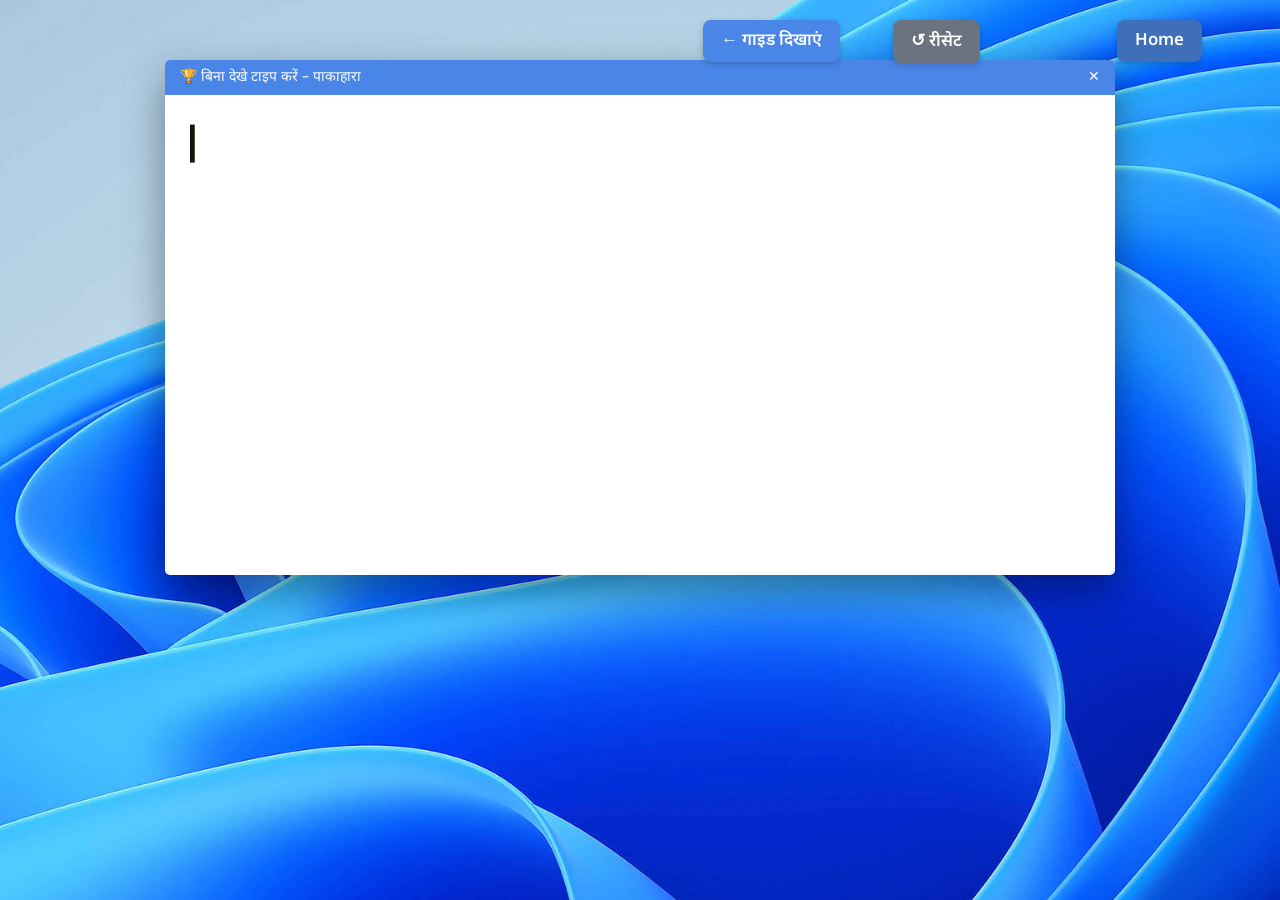
<file: challenge.html>
<!DOCTYPE html>
<html lang="hi">
<head>
<meta charset="utf-8" />
<meta name="viewport" content="width=device-width, initial-scale=1.0" />
<title>पाकाहारा · बिना देखे टाइप करें</title>
<link href="https://fonts.googleapis.com/css2?family=Noto+Sans+Devanagari:wght@400;700;900&display=swap" rel="stylesheet">
<style>
  body {
    background: url('images/windows.png') no-repeat center center fixed;
    background-size: cover;
    font-family: 'Noto Sans Devanagari', 'Segoe UI', sans-serif;
    display: flex; flex-direction: column; align-items: center;
    height: 100vh; margin: 0; overflow: hidden;
  }
  #notepad-container {
    width: 85%; max-width: 950px; margin-top: 60px;
    background: #fff; box-shadow: 0 15px 40px rgba(0,0,0,0.4);
    border-radius: 5px; overflow: hidden;
  }
  .title-bar {
    background: #4a86e8; color: white; padding: 8px 15px;
    font-size: 14px; display: flex; justify-content: space-between; align-items: center;
  }
  #editor {
    height: 480px; padding: 25px; font-size: 38px; border: none; outline: none;
    white-space: pre-wrap; overflow-y: auto; box-sizing: border-box;
    font-family: 'Noto Sans Devanagari', sans-serif; color: #1a1208; line-height: 1.4;
  }
  .cursor { color: #1a1208; font-weight: 100; animation: blink 1s step-end infinite; }
  .pending-space-dot { color: #9a9488; animation: none; }
  @keyframes blink { from, to { opacity: 0; } 50% { opacity: 1; } }

  .top-btn {
    position: fixed; top: 20px;
    padding: 10px 18px; font-size: 1.05em;
    font-family: 'Noto Sans Devanagari', sans-serif;
    font-weight: 600; color: #fff; border: none; border-radius: 8px;
    cursor: pointer; box-shadow: 0 2px 6px rgba(0,0,0,0.2); z-index: 9999;
  }
</style>
</head>
<body>

<button class="top-btn" style="right:78px; background:#3f6fb8;"
  onclick="location.href='index.html'">Home</button>

<button class="top-btn" style="right:300px; background:#6b7280;"
  onclick="resetEditor()">↺ रीसेट</button>

<button class="top-btn" style="right:440px; background:#4a86e8;"
  onclick="location.href='pc_demo_windows.html'">← गाइड दिखाएं</button>

<div id="notepad-container">
  <div class="title-bar">
    <span>🏆 बिना देखे टाइप करें – पाकाहारा</span>
    <span>✕</span>
  </div>
  <div id="editor" contenteditable="false"></div>
</div>

<script>
// ── 자음 그룹: 대표 자음 입력 직후 다음키를 누르면 그룹 내에서 순차 전환 ──
const consonantGroups = {
  'क': ['क','ख'],
  'ग': ['ग','घ'],
  'च': ['च','छ'],
  'ज': ['ज','झ'],
  'ट': ['ट','ठ'],
  'ड': ['ड','ढ'],
  'त': ['त','थ'],
  'द': ['द','ध'],
  'न': ['न','ण','ञ'],
  'प': ['प','फ'],
  'ब': ['ब','भ'],
  'म': ['म','ङ'],
  'र': ['र','ल','ळ'],
  'ह': ['ह','य','व'],
  'स': ['स','श','ष'],
};

// ── 물리 QWERTY 키 매핑 (pc_demo_devanagari.html과 동일) ──
const rowDefs = [
  [
    { key:'q', col:1, type:'consonant', root:'ब' },
    { key:'w', col:2, type:'consonant', root:'द' },
    { key:'e', col:3, type:'consonant', root:'त' },
    { key:'r', col:4, type:'consonant', root:'न' },
    { key:'t', col:5, type:'consonant', root:'च' },
    { key:'y', col:6, type:'empty' },
    { key:'u', col:7, type:'sign', chars:['ं','ँ'], indep:['ॐ'], id:'r0c0' },
    { key:'i', col:8, type:'sign', chars:['े','ै'], indep:['ए','ऐ'], id:'r0c1' },
    { key:'o', col:9, type:'sign', chars:['ो','ौ'], indep:['ओ','औ'], id:'r0c2' },
    { key:'p', col:10, type:'empty' },
  ],
  [
    { key:'a', col:1, type:'consonant', root:'प' },
    { key:'s', col:2, type:'consonant', root:'क' },
    { key:'d', col:3, type:'consonant', root:'ह' },
    { key:'f', col:4, type:'consonant', root:'र' },
    { key:'g', col:5, type:'consonant', root:'ड' },
    { key:'h', col:6, type:'empty' },
    { key:'j', col:7, type:'sign', chars:['ि'], indep:['इ'], id:'r1c0' },
    { key:'k', col:8, type:'next' },
    { key:'l', col:9, type:'sign', chars:['ा','ी','ः'], indep:['आ','ई'], id:'r1c2' },
  ],
  [
    { key:'z', col:1, type:'consonant', root:'ग' },
    { key:'x', col:2, type:'consonant', root:'ज' },
    { key:'c', col:3, type:'consonant', root:'स' },
    { key:'v', col:4, type:'consonant', root:'म' },
    { key:'b', col:5, type:'consonant', root:'ट' },
    { key:'n', col:6, type:'sign', chars:['्','़'], indep:['卐','卍'], id:'r2c0' },
    { key:'m', col:7, type:'sign', chars:['ु','ू','ृ'], indep:['उ','ऊ','ऋ'], id:'r2c1' },
  ],
];

const keyLookup = {};
rowDefs.forEach(row => row.forEach(def => { keyLookup[def.key] = def; }));

let state = {
  activeRoot: null, activeCharIdx: 0,
  lastSignKey: null, signTapIdx: 0,
  signIndepMode: false, independentMode: false,
};

const editor = document.getElementById('editor');
let rawText = '';
const getText = () => rawText;
// 맨 끝 공란은 독립모음이 뒤따르면 대체될 수 있는 미확정 상태라, 실제 공백 대신
// 회색 점을 깜빡여 보여준다(handleNext에서 실제로 대체됨).
const setText = t => {
  rawText = t;
  const pending = t.endsWith(' ');
  const body = pending ? t.slice(0, -1) : t;
  const esc = body.replace(/&/g,'&amp;').replace(/</g,'&lt;').replace(/>/g,'&gt;');
  const dot = pending ? `<span class="pending-space-dot">_</span>` : '';
  editor.innerHTML = esc + dot + `<span class="cursor">▏</span>`;
};
const appendText = c => setText(getText() + c);
const replaceLastChar = c => { const t = getText(); if (!t.length) return; setText(t.slice(0,-1)+c); };
const doBackspace = () => { const t = getText(); if (!t.length) return; setText(t.slice(0,-1)); };

function getRootOf(char) {
  for (const [root, arr] of Object.entries(consonantGroups)) if (arr.includes(char)) return root;
  return null;
}

// 독립모음 모드는 오직 스페이스바를 눌렀을 때만 진입한다
function independentActive() {
  if (state.independentMode) return true;
  return getText().endsWith(' ');
}

function handleConsonant(root) {
  appendText(root);
  state.activeRoot = root; state.activeCharIdx = 0;
  state.lastSignKey = null; state.signTapIdx = 0;
  state.independentMode = false;
}

function handleNext() {
  if (independentActive()) {
    if (state.lastSignKey === 'K' && state.signIndepMode) { return; }
    const t = getText();
    if (t.endsWith(' ')) setText(t.slice(0, -1));
    appendText('अ');
    state.independentMode = true;
    state.lastSignKey = 'K'; state.signTapIdx = 0; state.signIndepMode = true;
    state.activeRoot = null; state.activeCharIdx = 0;
    return;
  }
  if (!state.activeRoot) return;
  const arr = consonantGroups[state.activeRoot];
  const nextIdx = (state.activeCharIdx + 1) % arr.length;
  replaceLastChar(arr[nextIdx]);
  state.activeCharIdx = nextIdx;
  state.lastSignKey = null; state.signTapIdx = 0;
}

function handleVowelKey(def) {
  const isIndep = independentActive();
  // 독립모음 모드에서는 독립모음 한 바퀴를 다 돈 다음 의존모음 한 바퀴, 다시 독립모음 순으로 순환한다
  const chars = isIndep ? (def.indep ? def.indep.concat(def.chars) : def.chars) : def.chars;

  if (state.lastSignKey === def.id && state.signIndepMode === isIndep) {
    state.signTapIdx = (state.signTapIdx + 1) % chars.length;
    setText(getText().slice(0, -1) + chars[state.signTapIdx]);
  } else {
    if (isIndep) {
      const t = getText();
      if (t.endsWith(' ')) setText(t.slice(0, -1));
      appendText(chars[0]);
      state.independentMode = true;
    } else {
      appendText(chars[0]);
    }
    state.lastSignKey = def.id; state.signTapIdx = 0; state.signIndepMode = isIndep;
  }
  state.activeRoot = null; state.activeCharIdx = 0;
}

// PC는 물리 마침표(.) 키가 이미 있으므로, 그 물리 키 입력을 바로 여기로 연결한다.
// ।(1탭) - ॥(2탭) - ...(3탭)로 순서대로 입력되고, 그 뒤로는 점이 하나씩 계속 늘어난다(상한 없음).
function dandaSeq(idx) {
  if (idx === 0) return '।';
  if (idx === 1) return '॥';
  return '.'.repeat(idx + 1);
}

function handleDanda() {
  if (state.lastSignKey === 'DANDA') {
    const prev = dandaSeq(state.signTapIdx);
    const t = getText();
    setText(t.slice(0, -prev.length));
    state.signTapIdx += 1;
    appendText(dandaSeq(state.signTapIdx));
  } else {
    appendText(dandaSeq(0));
    state.lastSignKey = 'DANDA'; state.signTapIdx = 0; state.signIndepMode = false;
  }
  state.activeRoot = null; state.activeCharIdx = 0;
  state.independentMode = false;
}

function handleShiftLetter(ch) {
  appendText(ch);
  state.activeRoot = null; state.activeCharIdx = 0;
  state.lastSignKey = null; state.signTapIdx = 0;
  state.independentMode = false;
}

function handleBS() {
  doBackspace();
  state.lastSignKey = null; state.signTapIdx = 0; state.independentMode = false;
  const t = getText();
  const last = t.length ? t[t.length - 1] : null;
  const root = last ? getRootOf(last) : null;
  state.activeRoot = root;
  state.activeCharIdx = root ? consonantGroups[root].indexOf(last) : 0;
}

function handleSpace() {
  appendText(' ');
  state.activeRoot = null; state.activeCharIdx = 0;
  state.lastSignKey = null; state.signTapIdx = 0;
  state.independentMode = false;
}

function handleEnter() {
  appendText('\n');
  state.activeRoot = null; state.activeCharIdx = 0;
  state.lastSignKey = null; state.signTapIdx = 0;
  state.independentMode = false;
}

// ── 키보드 이벤트 ──────────────────────────────────────────
const ignoredKeys = new Set(['shift','control','alt','meta','capslock','tab','escape',
  'arrowleft','arrowright','arrowup','arrowdown',
  'f1','f2','f3','f4','f6','f7','f8','f9','f10','f11']);

window.addEventListener('keydown', (e) => {
  const raw = e.key;
  const k   = raw === ' ' ? ' ' : raw.toLowerCase();
  if (ignoredKeys.has(k)) return;
  if (k !== 'f5' && k !== 'f12') e.preventDefault();

  // Shift+알파벳 키는 한디어 모드를 우회하고 대문자 로마자를 그대로 입력한다
  if (e.shiftKey && !e.ctrlKey && !e.altKey && !e.metaKey && /^[a-z]$/.test(k)) {
    handleShiftLetter(raw);
    editor.scrollTop = editor.scrollHeight;
    return;
  }

  if (k === 'backspace') { handleBS(); editor.scrollTop = editor.scrollHeight; return; }
  if (k === 'enter')     { handleEnter(); editor.scrollTop = editor.scrollHeight; return; }
  if (k === ' ')         { handleSpace(); editor.scrollTop = editor.scrollHeight; return; }
  if (k === '.')         { handleDanda(); editor.scrollTop = editor.scrollHeight; return; }

  const def = keyLookup[k];
  if (!def || def.type === 'empty') return;

  if      (def.type === 'consonant') handleConsonant(def.root);
  else if (def.type === 'next')      handleNext();
  else if (def.type === 'sign')      handleVowelKey(def);

  editor.scrollTop = editor.scrollHeight;
});

function resetEditor() {
  setText('');
  state = { activeRoot:null, activeCharIdx:0, lastSignKey:null, signTapIdx:0, signIndepMode:false, independentMode:false };
}

setText('');
</script>
</body>
</html>
</file>
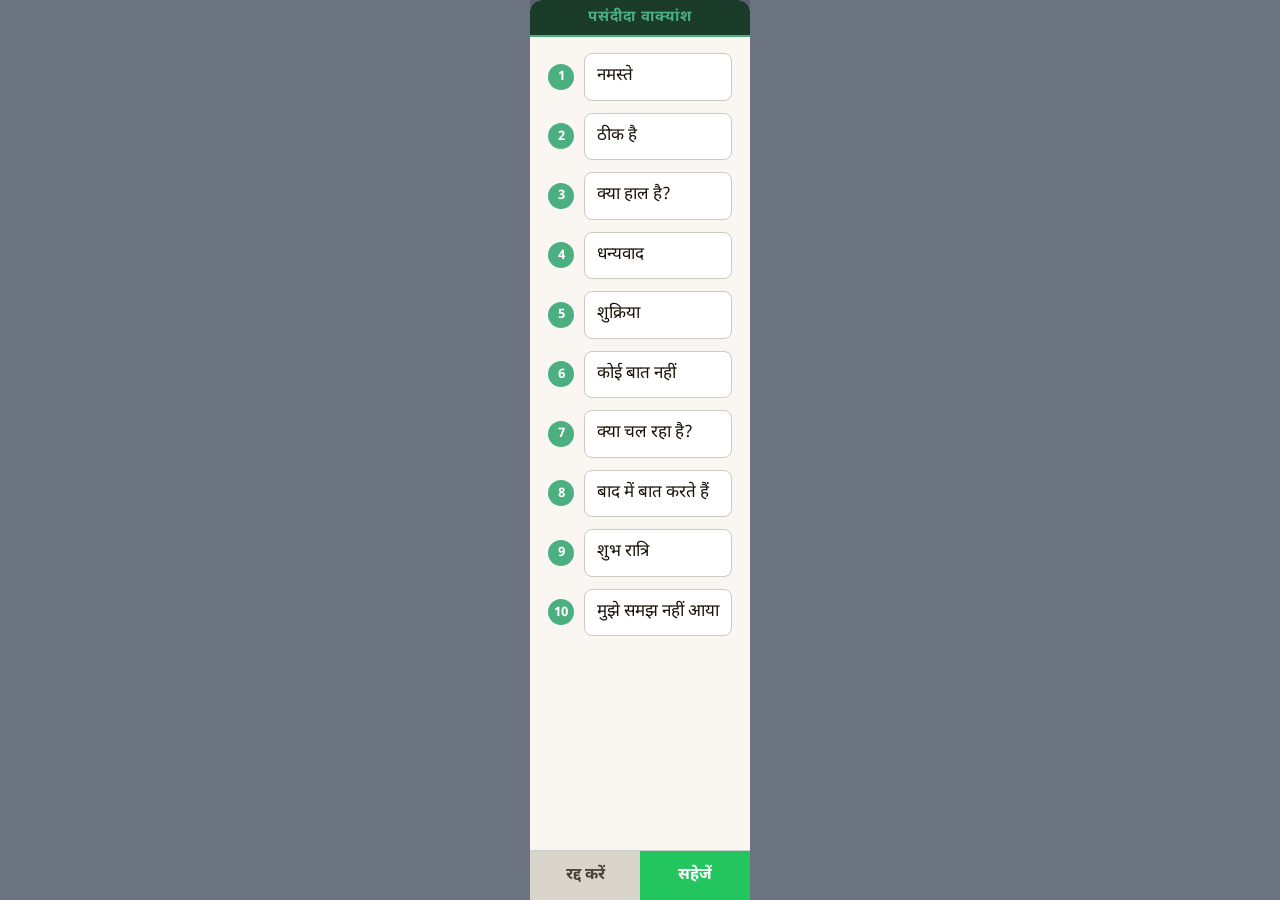
<file: fav_edit.html>
<!DOCTYPE html>
<html lang="hi">
<head>
<meta charset="utf-8" />
<meta name="viewport" content="width=device-width, initial-scale=1, maximum-scale=1, user-scalable=no, viewport-fit=cover" />
<link href="https://fonts.googleapis.com/css2?family=Noto+Sans+Devanagari:wght@400;700&display=swap" rel="stylesheet">
<link rel="stylesheet" href="keyboard.css">
<title>पसंदीदा वाक्यांश संपादित करें</title>
<style>
  #action-bar { justify-content: center; }

  #list { flex: 1; overflow-y: auto; padding: 16px 18px; background: #faf7f2; -webkit-overflow-scrolling: touch; }
  .fav-item { display: flex; align-items: center; gap: 10px; margin-bottom: 12px; }
  .fav-num {
    flex-shrink: 0; width: 26px; height: 26px; border-radius: 50%;
    background: #4caf80; color: #fff; font-weight: 700; font-size: 13px;
    display: flex; align-items: center; justify-content: center;
  }
  .fav-field {
    flex: 1; min-width: 0; font-size: 17px; line-height: 1.5;
    padding: 10px 12px; border: 1.5px solid #cfcabf; border-radius: 8px;
    background: #fff; color: #1a1208; cursor: text;
    white-space: pre-wrap; overflow-wrap: break-word; min-height: 1.5em;
  }
  .fav-field.active { border-color: #4caf80; box-shadow: 0 0 0 2px rgba(76,175,128,0.25); }

  #bottom-bar { display: flex; flex-shrink: 0; border-top: 1px solid #ccc; }
  #bottom-bar button {
    flex: 1; padding: 14px; font-size: 16px; font-weight: 700; border: none; cursor: pointer;
    font-family: 'Noto Sans Devanagari', sans-serif;
  }
  #btn-cancel { background: #d9d5cc; color: #4a4438; }
  #btn-save { background: #22c55e; color: #fff; }
</style>
</head>
<body>
<div id="phone-wrap">
  <div id="action-bar"><span class="title">पसंदीदा वाक्यांश</span></div>
  <div id="list"></div>
  <div id="keyboard-wrap" style="display:none;">
    <img id="kbd-image" src="images/keyboard.png" alt="keyboard" draggable="false" />
    <div id="kbd"></div>
    <div id="longpress-toast"></div>
    <div id="fav-overlay">
      <img id="fav-image" src="images/fav.png" alt="favorites" draggable="false" />
      <div id="fav-slots"></div>
    </div>
  </div>
  <div id="bottom-bar">
    <button id="btn-cancel" onclick="cancelEdit()">रद्द करें</button>
    <button id="btn-save" onclick="saveEdit()">सहेजें</button>
  </div>
</div>

<script src="keyboard.js"></script>
<script>
// 편집 중인 10개 문구의 작업용 사본. 저장을 눌러야 비로소 localStorage(FAV_STORAGE_KEY)에 반영된다.
let favTexts = loadFavorites();
let activeFieldIndex = null;

function fieldHtml(text, isActive) {
  const esc = text.replace(/&/g,'&amp;').replace(/</g,'&lt;').replace(/>/g,'&gt;');
  return esc + (isActive ? '<span class="cursor">▏</span>' : '');
}

function renderFields() {
  const list = document.getElementById('list');
  list.innerHTML = '';
  favTexts.forEach((text, i) => {
    const row = document.createElement('div');
    row.className = 'fav-item';

    const num = document.createElement('div');
    num.className = 'fav-num';
    num.textContent = i + 1;

    const field = document.createElement('div');
    field.className = 'fav-field' + (activeFieldIndex === i ? ' active' : '');
    field.id = 'fav-field-' + i;
    field.innerHTML = fieldHtml(text, activeFieldIndex === i);
    field.addEventListener('click', (e) => { e.stopPropagation(); activateField(i); });

    row.appendChild(num);
    row.appendChild(field);
    list.appendChild(row);
  });
}

// 칸을 탭하면 그 칸을 "커서가 있는 곳"으로 삼아 실측 자판을 그 위로 띄운다 —
// 진짜 키보드 앱처럼, 이 데모의 자판도 자기 영역 밖(입력창)에는 직접 글자를
// 그릴 수 없으니 getText/setText만 활성 칸으로 갈아 끼워서 연결한다.
function activateField(i) {
  // 이전에 활성 상태였던 칸은 클래스뿐 아니라 깜빡이던 커서 span도 지워서
  // 확정된 텍스트만 남긴다(안 지우면 칸을 옮겨도 이전 칸에 커서가 계속 남아있게 된다).
  if (activeFieldIndex !== null && activeFieldIndex !== i) {
    const prevField = document.getElementById('fav-field-' + activeFieldIndex);
    if (prevField) { prevField.classList.remove('active'); prevField.innerHTML = fieldHtml(favTexts[activeFieldIndex], false); }
  }
  activeFieldIndex = i;
  KB_setEditorAdapter({
    getText: () => favTexts[i],
    setText: (t) => {
      favTexts[i] = t;
      const field = document.getElementById('fav-field-' + i);
      if (field) field.innerHTML = fieldHtml(t, true);
    },
  });
  const field = document.getElementById('fav-field-' + i);
  if (field) { field.classList.add('active'); field.innerHTML = fieldHtml(favTexts[i], true); }
  document.getElementById('keyboard-wrap').style.display = '';
  render();
}

// 칸 바깥(제목표시줄, 리스트 여백)을 탭하면 자판을 접는다 — 실제 키보드의
// "바깥을 탭하면 닫힌다"는 동작과 같다.
function deactivateField() {
  if (activeFieldIndex === null) return;
  const field = document.getElementById('fav-field-' + activeFieldIndex);
  if (field) field.innerHTML = fieldHtml(favTexts[activeFieldIndex], false);
  activeFieldIndex = null;
  document.getElementById('keyboard-wrap').style.display = 'none';
}

renderFields();
document.getElementById('action-bar').addEventListener('click', deactivateField);
document.getElementById('list').addEventListener('click', (e) => {
  if (e.target.id === 'list') deactivateField();
});

function cancelEdit() {
  location.href = 'mobile_demo.html';
}

function saveEdit() {
  localStorage.setItem(FAV_STORAGE_KEY, JSON.stringify(favTexts));
  location.href = 'mobile_demo.html';
}
</script>
</body>
</html>
</file>
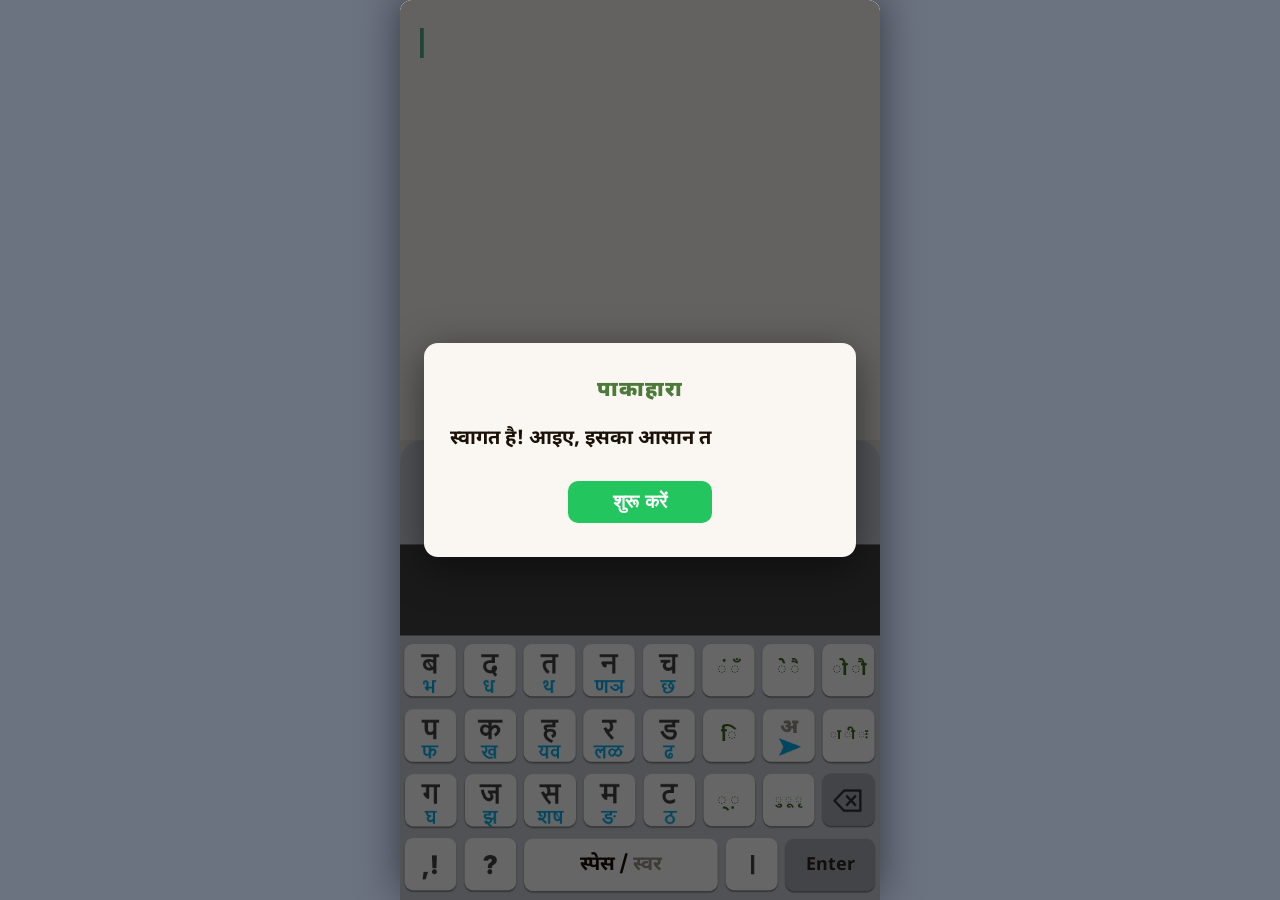
<file: mobile_demo.html>
<!DOCTYPE html>
<html lang="hi">
<head>
<meta charset="utf-8" />
<meta name="viewport" content="width=device-width, initial-scale=1, maximum-scale=1, user-scalable=no, viewport-fit=cover" />
<link href="https://fonts.googleapis.com/css2?family=Noto+Sans+Devanagari:wght@400;700&display=swap" rel="stylesheet">
<link rel="stylesheet" href="keyboard.css">
<style>
  #editor-wrap { position: relative; flex: 1; min-height: 0; }
  #editor {
    position: absolute; inset: 0; width: 100%; background: #faf7f2;
    padding: 16px 20px; font-size: 30px; line-height: 1.9;
    border: none; outline: none; overflow-y: auto;
    white-space: pre-wrap; color: #1a1208; overflow-wrap: break-word;
  }
</style>
</head>
<body>
<div id="phone-wrap">
<div id="action-bar">
  <span class="title">पाकाहारा</span>
  <button class="action-btn reset" onclick="resetAll()">↺ रीसेट</button>
</div>
<div id="editor-wrap">
  <div id="editor"></div>
</div>
<div id="tutorial-topbar">
  <img id="tutorial-topbar-image" src="images/tutorial.png" alt="" draggable="false" />
  <div id="tutorial-progress">
    <span class="seg"></span><span class="seg"></span><span class="seg"></span><span class="seg"></span><span class="seg"></span>
  </div>
  <div id="tutorial-demo-box"><span id="tutorial-demo-text"></span><span class="cursor">▏</span></div>
  <button id="tutorial-back-btn" aria-label="Back"></button>
  <div id="tutorial-banner"><div id="tutorial-text"></div></div>
</div>
<div id="keyboard-wrap">
  <img id="kbd-image" src="images/keyboard.png" alt="keyboard" draggable="false" />
  <div id="kbd"></div>
  <div id="key-bubble"></div>
  <div id="longpress-toast"></div>
  <div id="fav-overlay">
    <img id="fav-image" src="images/fav.png" alt="favorites" draggable="false" />
    <div id="fav-slots"></div>
  </div>
  <div id="tutorial-layer">
    <div id="tutorial-zone-arrow" class="hidden">
      <img id="tutorial-swipe-bg-arrow" src="images/swipe.png" alt="" draggable="false" />
      <div id="tutorial-thumb-wrap">
        <img id="tutorial-thumb-img" src="images/r-thumb.png" alt="" draggable="false" />
      </div>
    </div>
    <div id="tutorial-key-arrow" class="hidden"><span class="tip"></span></div>
  </div>
</div>
<div id="tutorial-intro-overlay">
  <div id="tutorial-intro-card">
    <div id="tutorial-intro-title">पाकाहारा</div>
    <div id="tutorial-intro-text"></div>
    <button id="tutorial-start-btn">शुरू करें</button>
  </div>
</div>
</div>

<script src="keyboard.js"></script>
<script src="tutorial.js"></script>
<script>
// 상용구 편집 화면(fav_edit.html)으로 넘어갔다가 취소/저장 후 돌아오면, 페이지가
// 처음부터 다시 로드되므로 편집 직전에 쓰고 있던 문장과 자판 모드가 그냥 날아간다.
// 떠나기 직전 상태를 세션에 스냅샷으로 남겨뒀다가, 돌아왔을 때 그 스냅샷이 있으면
// (도움말을 다시 띄우는 등의) 첫 실행 절차 대신 그 상태를 그대로 복원한다.
const RESUME_KEY = 'pakahara_resume_state';

function onBeforeOpenFavoriteEditor() {
  const snapshot = {
    text: getText(),
    state,
    numericMode, baseModeIsEnglish,
  };
  sessionStorage.setItem(RESUME_KEY, JSON.stringify(snapshot));
}

function restoreResumeState() {
  const raw = sessionStorage.getItem(RESUME_KEY);
  if (!raw) return false;
  sessionStorage.removeItem(RESUME_KEY);
  let snap;
  try { snap = JSON.parse(raw); } catch (e) { return false; }
  setText(snap.text || '');
  Object.assign(state, snap.state || {});
  numericMode = !!snap.numericMode;
  baseModeIsEnglish = !!snap.baseModeIsEnglish;
  updateKbdImage();
  render();
  return true;
}

if (!restoreResumeState()) {
  setText('');
  render();
  startTutorial();
}
</script>
</body>
</html>
</file>
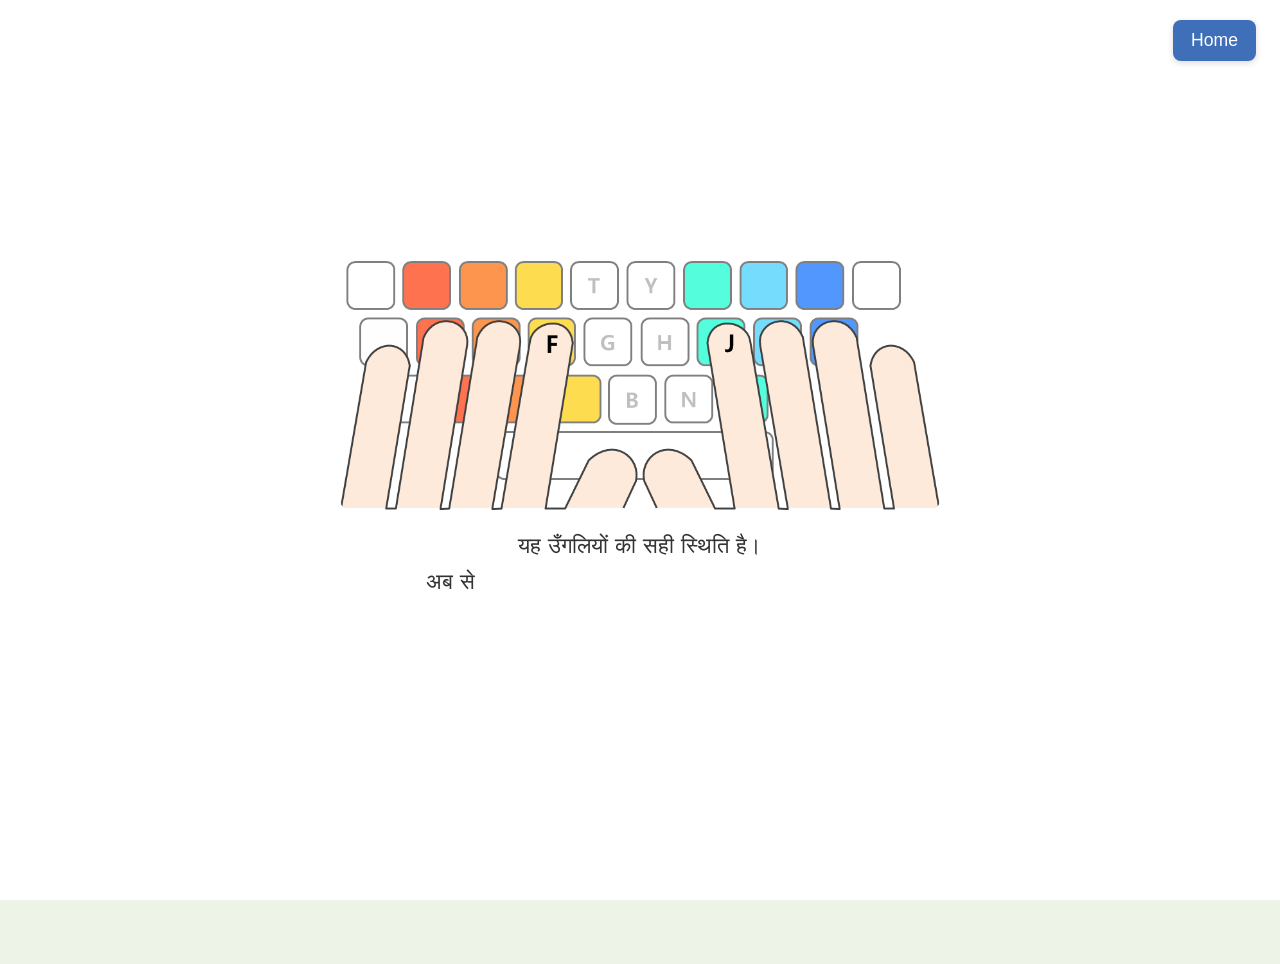
<file: mole.html>
<!doctype html>
<html lang="hi">
<head>
<meta charset="utf-8">
<meta name="viewport" content="width=device-width, initial-scale=1">
<title>Whack-a-Mole</title>
<style>
  html, body { height: 100%; margin: 0; }
  body {
    background: #eef3e8;
    font-family: 'Segoe UI', system-ui, -apple-system, Apple SD Gothic Neo, Noto Sans KR, Arial, sans-serif;
  }
  #homeBtn {
    position: fixed; top: 20px; right: 24px; z-index: 10000;
    padding: 10px 18px; font-size: 1.1em;
    background-color: #3f6fb8; color: #fff;
    border: none; border-radius: 8px; cursor: pointer;
    box-shadow: 0 2px 6px rgba(0,0,0,0.15);
  }
  .stage { position: relative; width: min(1000px, 96vw); margin: 64px auto; }
  #gameScreen { position: relative; width: 100%; display: none; }
  .bgImg { width: 100%; display: block; border-radius: 12px; box-shadow: 0 6px 20px rgba(0,0,0,.12); }
  .scoreVal {
    position: absolute; transform: translate(-50%, -50%);
    font-size: clamp(12px, 1.7vw, 24px); font-weight: 700; color: #6b5636;
    font-family: Arial, sans-serif;
  }
  #moleLayer { position: absolute; inset: 0; pointer-events: none; }
  .moleSprite { position: absolute; width: 9%; aspect-ratio: 1 / 1; }

  #slideOverlay, #successOverlay {
    position: fixed; inset: 0; display: none; align-items: center; justify-content: center;
    background: rgba(255,255,255,.97); z-index: 9999;
  }
  .slideCard { display: flex; flex-direction: column; align-items: center; width: min(720px, 90vw); padding: 24px; text-align: center; }
  #slideTitle { font-size: 30px; font-weight: 700; color: #333; margin-bottom: 10px; }
  #slideImg { max-width: min(600px, 90vw); height: auto; margin-bottom: 18px; border-radius: 10px; }
  #slideText { align-self: stretch; text-align: center; font-size: 22px; line-height: 1.6; color: #333; margin-bottom: 18px; }
  .spaceHint { font-size: 18px; font-weight: 700; color: #7aa; user-select: none; visibility: hidden; }
  .spaceHint.show { visibility: visible; animation: hintBlink 0.9s ease-in-out infinite; }
  @keyframes hintBlink { 0%, 100% { opacity: 1; } 50% { opacity: 0.3; } }
  #successOverlay .slideCard p { margin: 10px 0; font-size: 22px; color: #000; }
  #goDemoBtn {
    margin-top: 20px; padding: 10px 24px; font-size: 20px; border: none;
    border-radius: 8px; background: #48c; color: #fff; cursor: pointer;
  }
</style>
</head>
<body>
<button id="homeBtn">Home</button>

<div class="stage">
  <div id="gameScreen">
    <img class="bgImg" src="./images/bg_mole1.png" alt="">
    <div class="scoreVal" id="score-prog">0/30</div>
    <div class="scoreVal" id="score-whack">0</div>
    <div class="scoreVal" id="score-missed">0</div>
    <div class="scoreVal" id="score-swing">0</div>
    <div id="moleLayer"></div>
  </div>

  <div id="slideOverlay">
    <div class="slideCard">
      <div id="slideTitle"></div>
      <img id="slideImg" alt="">
      <div id="slideText"></div>
      <div class="spaceHint" id="spaceHint">अगला (स्पेसबार)</div>
    </div>
  </div>

  <div id="successOverlay">
    <div class="slideCard">
      <p style="font-weight:700;">बधाई हो!</p>
      <p>अब आप केवल स्क्रीन को देखकर अपनी पसंद की कुंजियाँ टाइप कर सकते हैं।<br>'पुष्टि करें' बटन दबाएं और परीक्षण शुरू करें।</p>
      <button id="goDemoBtn">पुष्टि करें</button>
    </div>
  </div>
</div>

<audio id="sndHammer" src="./images/mole/Hammer.wav" preload="auto"></audio>
<audio id="sndPong" src="./images/mole/Pong.wav" preload="auto"></audio>

<script src="./mole_game.js"></script>
</body>
</html>
</file>
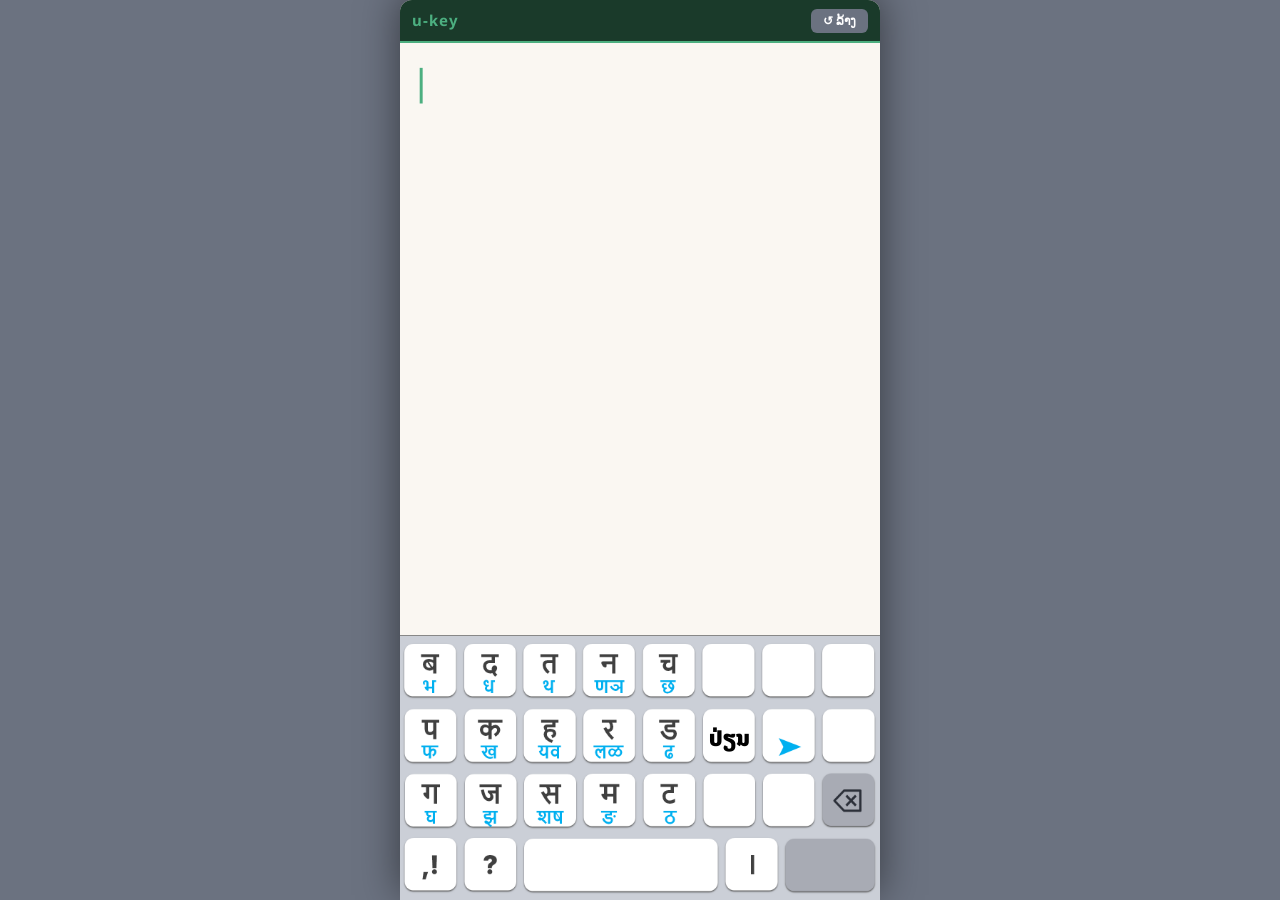
<file: num.html>
<!DOCTYPE html>
<html lang="lo">
<head>
<meta charset="utf-8" />
<meta name="viewport" content="width=device-width, initial-scale=1, maximum-scale=1, user-scalable=no, viewport-fit=cover" />
<link href="https://fonts.googleapis.com/css2?family=Noto+Sans+Lao:wght@400;700&display=swap" rel="stylesheet">
<style>
  * { box-sizing: border-box; margin: 0; padding: 0; }
  html, body {
    height: 100%; background: #6b7280;
    font-family: 'Noto Sans Lao', sans-serif;
    overflow: hidden;
    display: flex;
    justify-content: center;
    align-items: flex-end;
  }
  #phone-wrap {
    width: min(100%, 480px);
    height: 100%;
    max-height: 900px;
    display: flex;
    flex-direction: column;
    background: #e8e4dc;
    box-shadow: 0 -5px 40px rgba(0,0,0,0.5);
    border-radius: 12px 12px 0 0;
    position: relative;
    overflow: hidden;
  }
  #action-bar {
    display: flex; align-items: center; justify-content: space-between;
    padding: 8px 12px; background: #1a3a2a; border-bottom: 2px solid #4caf80;
  }
  #action-bar .title { color: #4caf80; font-size: 15px; font-weight: bold; letter-spacing: 1px; }
  .action-btn { padding: 5px 12px; border-radius: 6px; border: none; font-size: 12px; font-weight: 700; cursor: pointer; }
  .action-btn.reset { background: #6b7280; color: #fff; }

  #editor {
    flex: 1; width: 100%; background: #faf7f2;
    padding: 16px 20px; font-size: 30px; line-height: 1.8;
    border: none; outline: none; overflow-y: auto;
    white-space: pre-wrap; color: #1a1208; overflow-wrap: break-word;
  }
  .cursor { color: #4caf80; animation: blink 1s step-end infinite; font-weight: 100; }
  @keyframes blink { from, to { opacity: 0; } 50% { opacity: 1; } }

  #keyboard-wrap {
    position: relative;
    width: 100%;
    flex-shrink: 0;
    border-top: 1px solid #888;
    background: #b5b0a8;
  }
  #kbd-image { display: block; width: 100%; height: auto; user-select: none; -webkit-user-drag: none; }
  #kbd { position: absolute; top: 0; left: 0; right: 0; bottom: 0; }

  .kbd-btn {
    position: absolute;
    background: transparent;
    border: none;
    cursor: pointer;
    -webkit-tap-highlight-color: transparent;
    user-select: none;
    display: flex; align-items: center; justify-content: center;
    font-family: 'Noto Sans Lao', sans-serif;
    font-weight: bold;
    padding: 0;
  }
  .kbd-btn:active { opacity: 0.5; }

  /* 변환키: 후보 여러 개를 wrap해서 표시 */
  .kbd-next {
    font-weight: 900; flex-direction: row;
    flex-wrap: wrap; justify-content: center; align-items: center;
    gap: 2px; line-height: 1.1;
  }
  .kbd-next.hconj-active { color: #16a34a; }
  .kbd-next .next-item { font-size: clamp(11px, 4.5vw, 22px); line-height: 1; font-weight: 900; }

  .kbd-func, .kbd-space, .kbd-enter, .kbd-123 { font-size: 0; }
  .kbd-eng-char {
    font-size: clamp(12px, 4.5vw, 22px);
    color: #1a1208;
    font-weight: bold;
  }

  .kbd-space-label {
    position: absolute;
    pointer-events: none;
    display: flex; align-items: center; justify-content: center;
    font-family: 'Noto Sans Lao', sans-serif; font-weight: bold;
    font-size: clamp(13px, 3.8vw, 18px); color: #3b3228;
  }

</style>
</head>
<body>
<div id="phone-wrap">
<div id="action-bar">
  <span class="title">u-key</span>
  <button class="action-btn reset" onclick="resetAll()">↺ ລ້າງ</button>
</div>
<div id="editor"></div>
<div id="keyboard-wrap">
  <img id="kbd-image" src="images/keyboard.png" alt="keyboard" draggable="false" />
  <div id="kbd"></div>
</div>
</div>

<script>
const consonantRows = {
  'ຮ': ['ຮ','ຣ'],
  'ທ': ['ທ','ຫ'],
  'ບ': ['ບ','ປ'],
  'ງ': ['ງ','ຈ'],
  'ພ': ['ພ','ຜ','ຝ','ຟ'],
  'ວ': ['ວ','ລ'],
  'ນ': ['ນ','ມ'],
  'ດ': ['ດ','ຕ'],
  'ຂ': ['ຂ','ຊ'],
  'ຄ': ['ຄ','ຍ','ຢ'],
  'ອ': ['ອ','ສ'],
  'ກ': ['ກ','ຖ'],
};

const leftKeys = [
  ['ຮ','ທ','ບ','ງ'],
  ['ພ','ວ','ນ','ດ'],
  ['ຂ','ຄ','ອ','ກ'],
];

const rightKeys = [
  [
    { type:'sign', chars:['ີ','ິ','ຶ'] },
    { type:'sign', chars:['ັ','ົ','ື'] },
    { type:'sign', chars:['່','໋'] },
    { type:'sign', chars:['້','໊'] },
  ],
  [
    { type:'sign', chars:['ເ','ແ'], display:'ເ' },
    { type:'next' },
    { type:'sign', chars:['າ','ຳ'] },
    { type:'sign', chars:['ະ','ໍ'] },
  ],
  [
    { type:'sign', chars:['ໃ','ໄ','ໂ'] },
    { type:'sign', chars:['ຸ','ູ'] },
    { type:'repeat' },   // 3행 7열: ໆ / ຯ (마침표 대신)
    { type:'bs' },
  ],
];

const hConjSet = new Set(['ນ','ມ','ງ','ຍ','ລ','ວ','ຣ']);
const hConjMap = { 'ນ': 'ໜ', 'ມ': 'ໝ', 'ລ': 'ຫຼ' };

// ── 숫자 키보드 데이터 (Android NumericKeyboardData 동기화) ──────────────
const numericRows = [
  [
    { type:'num-cursor-right' },               // 1행 1열: →
    { type:'num-cycle', chars:['~','`'] },     // 1행 2열: ~ `
    { type:'num-cycle', chars:['@','*'] },     // 1행 3열: @ *
    { type:'num-cycle', chars:['#','$'] },     // 1행 4열: # $
    { type:'num-cycle', chars:['%','/'] },     // 1행 5열: % /
    { type:'num-single', char:'7' },
    { type:'num-single', char:'8' },
    { type:'num-single', char:'9' },
  ],
  [
    { type:'num-cycle', chars:['^','&'] },     // 2행 1열: ^ &
    { type:'num-cycle', chars:['(', ')'] },   // 2행 2열: ( )
    { type:'num-cycle', chars:['<','>'] },    // 2행 3열: < >
    { type:'num-cycle', chars:['-','_'] },    // 2행 4열: - _
    { type:'num-cycle', chars:['+','='] },    // 2행 5열: + =
    { type:'num-single', char:'4' },
    { type:'num-single', char:'5' },
    { type:'num-single', char:'6' },
  ],
  [
    { type:'num-cycle', chars:['[',']'] },
    { type:'num-cycle', chars:['{','}'] },
    { type:'num-cycle', chars:['|','\\'] },
    { type:'num-cycle', chars:[':',';'] },
    { type:'num-cycle', chars:["'",'"'] },
    { type:'num-single', char:'1' },
    { type:'num-single', char:'2' },
    { type:'num-single', char:'3' },
  ],
  [
    { type:'num-dismiss' },                    // 4행 1-2열: 닫기 (2칸)
    { type:'num-skip' },                       // 4행 2열: Dismiss 2번째 칸 더미
    { type:'num-single', char:',' },
    { type:'num-single', char:'.' },
    { type:'num-single', char:'!' },
    { type:'num-single', char:'?' },
    { type:'num-single', char:'0' },
    { type:'num-bs' },
  ],
];

let state = {
  activeRoot: null,
  activeCharIdx: 0,
  lastSignKey: null,
  signTapIdx: 0,
  hConjMode: false,
  hConjChar: null,
};

let numericMode = false;
let englishMode = false;
let lastNonNumericMode = false; // false=라오, true=영문
let engCapsLock = false;
let numLastKey = null;
let numTapIdx = 0;

const editor = document.getElementById('editor');
function getText() { return editor.dataset.text || ''; }
function setText(t) {
  editor.dataset.text = t;
  const esc = t.replace(/&/g,'&amp;').replace(/</g,'&lt;').replace(/>/g,'&gt;');
  editor.innerHTML = esc + `<span class="cursor">▏</span>`;
}
function appendText(c) { setText(getText() + c); }
function replaceLastChar(c) { const t=getText(); if(!t.length)return; setText(t.slice(0,-1)+c); }
function backspace() { const t=getText(); if(!t.length)return; setText(t.slice(0,-1)); }
function getRoot(char) {
  for(const [root,arr] of Object.entries(consonantRows)) if(arr.includes(char)) return root;
  return null;
}

// 변환키에 표시할 후보 목록 (Android nextKeyAllLabels 동기화)
function getNextKeyLabels() {
  if (state.hConjChar) {
    const root = getRoot(state.hConjChar);
    if (!root) return ['ປ່ຽນ'];
    const arr = consonantRows[root];
    return [arr[(arr.indexOf(state.hConjChar) + 1) % arr.length]];
  }
  if (state.hConjMode) return ['+'];
  if (state.activeRoot) {
    const arr = consonantRows[state.activeRoot];
    if (state.activeRoot === 'ທ') {
      return [state.activeCharIdx === 0 ? 'ຫ' : state.activeCharIdx === 1 ? 'ຫ+' : '+'];
    }
    return arr.slice(1); // 비기본 후보 전체
  }
  return ['ປ່ຽນ'];
}

function handleConsonant(root) {
  const arr = consonantRows[root];
  const char = arr[0];
  if (state.hConjMode) {
    const tc = getText(); if (tc.endsWith('+')) setText(tc.slice(0,-1));
    backspace(); // ຫ 지우기
    if (hConjSet.has(char)) {
      const conjChar = hConjMap[char] || ('ຫ' + char);
      appendText(conjChar);
      state.hConjChar = char;
    } else {
      appendText(char);
      state.hConjChar = null;
    }
    state.hConjMode = false;
    state.activeRoot = null;
    state.activeCharIdx = 0;
    state.lastSignKey = null; state.signTapIdx = 0;
    render(); return;
  }
  appendText(char);
  state.activeRoot = root; state.activeCharIdx = 0;
  state.lastSignKey = null; state.signTapIdx = 0;
  state.hConjMode = false; state.hConjChar = null;
  render();
}

function handleNext() {
  if (state.hConjChar) {
    const conjRoot = getRoot(state.hConjChar);
    if (conjRoot) {
      const arr = consonantRows[conjRoot];
      const curIdx = arr.indexOf(state.hConjChar);
      const nextIdx = (curIdx + 1) % arr.length;
      const nextChar = arr[nextIdx];
      const currentConj = hConjMap[state.hConjChar] || ('ຫ' + state.hConjChar);
      const t = getText();
      setText(t.slice(0, -currentConj.length));
      const newConj = hConjMap[nextChar] || ('ຫ' + nextChar);
      appendText(newConj);
      state.hConjChar = nextChar;
      state.lastSignKey = null; state.signTapIdx = 0;
      render(); return;
    }
  }

  if (!state.activeRoot) return;
  const arr = consonantRows[state.activeRoot];
  if (state.activeRoot === 'ທ') {
    if (state.activeCharIdx === 0) { replaceLastChar('ຫ'); state.activeCharIdx = 1; state.hConjMode = false; }
    else if (state.activeCharIdx === 1) { state.hConjMode = true; state.activeCharIdx = 2; appendText('+'); }
    else { const t2 = getText(); if (t2.endsWith('+')) setText(t2.slice(0,-1)); replaceLastChar('ທ'); state.hConjMode = false; state.activeCharIdx = 0; }
    state.lastSignKey = null; state.signTapIdx = 0;
    render(); return;
  }
  const nextIdx = (state.activeCharIdx + 1) % arr.length;
  replaceLastChar(arr[nextIdx]);
  state.activeCharIdx = nextIdx;
  state.lastSignKey = null; state.signTapIdx = 0;
  render();
}

function handleSign(keyId, chars) {
  if (state.lastSignKey === keyId) {
    state.signTapIdx = (state.signTapIdx + 1) % chars.length;
    const t = getText(); setText(t.slice(0,-1) + chars[state.signTapIdx]);
  } else {
    state.lastSignKey = keyId; state.signTapIdx = 0;
    appendText(chars[0]);
  }
  state.activeRoot = null; state.activeCharIdx = 0;
  render();
}

function handleRepeat() {
  const chars = ['ໆ','ຯ'];
  const keyId = 'repeat';
  if (state.lastSignKey === keyId) {
    state.signTapIdx = (state.signTapIdx + 1) % chars.length;
    const t = getText(); setText(t.slice(0,-1) + chars[state.signTapIdx]);
  } else {
    state.lastSignKey = keyId; state.signTapIdx = 0;
    appendText(chars[0]);
  }
  state.activeRoot = null; state.activeCharIdx = 0;
  render();
}

function handleBS() {
  const tb = getText(); if (state.hConjMode && tb.endsWith('+')) setText(tb.slice(0,-1));
  backspace();
  state.lastSignKey = null; state.signTapIdx = 0; state.hConjMode = false;
  const t = getText();
  const last = t.length ? t[t.length-1] : null;
  const root = last ? getRoot(last) : null;
  state.activeRoot = root;
  state.activeCharIdx = root ? consonantRows[root].indexOf(last) : 0;
  render();
}

// ── 숫자 키보드 핸들러 ────────────────────────────────────────────────────
function handleNumSingle(char) {
  numLastKey = null; numTapIdx = 0;
  appendText(char);
}

function handleNumCycle(keyId, chars) {
  if (numLastKey === keyId) {
    numTapIdx = (numTapIdx + 1) % chars.length;
    backspace();
    appendText(chars[numTapIdx]);
  } else {
    numLastKey = keyId; numTapIdx = 0;
    appendText(chars[0]);
  }
}

function handleNumBS() {
  numLastKey = null; numTapIdx = 0;
  backspace();
}

function handleNumCursorRight() {
  // 현재 입력 확정 (멀티탭 상태 리셋)
  numLastKey = null; numTapIdx = 0;
}

function handleNumDismiss() {
  numericMode = false;
  numLastKey = null; numTapIdx = 0;
  if (lastNonNumericMode) {
    englishMode = true; engCapsLock = false;
    document.getElementById('kbd-image').src = 'images/keyboard_eng.png';
  } else {
    englishMode = false;
    document.getElementById('kbd-image').src = 'images/keyboard.png';
  }
  render();
}

// 라오 부호 결합 여부 판별
function isDiacritic(c) {
  const cp = c.codePointAt(0);
  return (cp >= 0x0EB4 && cp <= 0x0EB9) || cp === 0x0EB1 || cp === 0x0EBB ||
         cp === 0x0EBC || (cp >= 0x0EC8 && cp <= 0x0ECD) || cp === 0x0EC6;
}

// ── 좌표 ──────────────────────────────────────────────────────────────────
// 이미지: 2000×1056
const KEY_COLS = [1.05, 13.50, 25.90, 38.30, 50.65, 63.15, 75.55, 88.05];
const KEY_ROWS = [3.03, 28.50, 51.80];
const KEY_W = 10.80, KEY_H = 20.00;
const BOT_Y = 76.89, BOT_H = 19.89;

function makeBtn(cls, style, onClick) {
  const b = document.createElement('button');
  b.className = 'kbd-btn ' + cls;
  Object.assign(b.style, style);
  if (onClick) b.addEventListener('pointerdown', (e) => { e.preventDefault(); onClick(); });
  return b;
}

function render() {
  if (numericMode) { renderNumeric(); return; }
  if (englishMode) { renderEnglish(); return; }
  renderLao();
}

function renderLao() {
  const kbd = document.getElementById('kbd');
  kbd.innerHTML = '';

  for (let row = 0; row < 3; row++) {
    // 좌측 4열: 자음 (항상 대표자음 고정 표시)
    for (let col = 0; col < 4; col++) {
      const root = leftKeys[row][col];
      const arr = consonantRows[root];

      kbd.appendChild(makeBtn('kbd-func', {
        left: KEY_COLS[col]+'%', top: KEY_ROWS[row]+'%',
        width: KEY_W+'%', height: KEY_H+'%'
      }, () => handleConsonant(root)));
    }

    // 우측 4열
    for (let col = 0; col < 4; col++) {
      const rk = rightKeys[row][col];
      const imgCol = col + 4;
      const style = { left:KEY_COLS[imgCol]+'%', top:KEY_ROWS[row]+'%', width:KEY_W+'%', height:KEY_H+'%' };

      if (rk.type === 'next') {
        // 변환키: 후보 전체 표시
        const labels = getNextKeyLabels();
        const isHConj = state.hConjMode || !!state.hConjChar;
        const b = makeBtn('kbd-next'+(isHConj?' hconj-active':''), style, () => handleNext());
        labels.forEach(label => {
          const sp = document.createElement('span');
          sp.className = 'next-item';
          sp.textContent = label;
          b.appendChild(sp);
        });
        kbd.appendChild(b);

      } else if (rk.type === 'bs') {
        kbd.appendChild(makeBtn('kbd-func', style, handleBS));

      } else if (rk.type === 'repeat') {
        kbd.appendChild(makeBtn('kbd-func', style, handleRepeat));

      } else if (rk.type === 'sign') {
        kbd.appendChild(makeBtn('kbd-func', style, () => handleSign(`r${row}c${col}`, rk.chars)));
      }
    }
  }

  // ── 바텀바: n/A | 123 | 스페이스 | 엔터 ─────────────────────────────────
  // n/A (0~15.25%)
  kbd.appendChild(makeBtn('kbd-func', {
    left:'0%', top:BOT_Y+'%', width:'15.25%', height:BOT_H+'%'
  }, () => {
    englishMode = true; lastNonNumericMode = false; engCapsLock = false;
    state.activeRoot = null; state.activeCharIdx = 0; state.lastSignKey = null; state.signTapIdx = 0; state.hConjMode = false;
    document.getElementById('kbd-image').src = 'images/keyboard_eng.png';
    render();
  }));

  // 123 (15.25%~30.15%)
  kbd.appendChild(makeBtn('kbd-123', {
    left:'15.25%', top:BOT_Y+'%', width:'14.90%', height:BOT_H+'%'
  }, () => {
    lastNonNumericMode = false;
    numericMode = true;
    numLastKey = null; numTapIdx = 0;
    state.activeRoot = null; state.activeCharIdx = 0; state.lastSignKey = null; state.signTapIdx = 0; state.hConjMode = false;
    document.getElementById('kbd-image').src = 'images/bg_numeric_keyboard.png';
    render();
  }));

  // 스페이스 (30.15%~77.60%)
  kbd.appendChild(makeBtn('kbd-space', {
    left:'30.15%', top:BOT_Y+'%', width:'47.45%', height:BOT_H+'%'
  }, () => {
    appendText(' ');
    state.activeRoot=null; state.activeCharIdx=0;
    state.lastSignKey=null; state.hConjMode=false; render();
  }));
  const lbl = document.createElement('div');
  lbl.className = 'kbd-space-label';
  lbl.style.cssText = `left:30.15%;top:${BOT_Y}%;width:47.45%;height:${BOT_H}%;`;
  kbd.appendChild(lbl);

  // 엔터 (77.60%~100%)
  kbd.appendChild(makeBtn('kbd-enter', {
    left:'77.60%', top:BOT_Y+'%', width:'22.40%', height:BOT_H+'%'
  }, () => { appendText('\n'); render(); }));
}

function renderEnglish() {
  const kbd = document.getElementById('kbd');
  kbd.innerHTML = '';

  const kw = 9.90, kh = 22.5;
  const r1Y = 1.5, r2Y = 26.5, r3Y = 51.5;

  // Row 1: Q W E R T Y U I O P
  const row1 = ['Q','W','E','R','T','Y','U','I','O','P'];
  row1.forEach((ch, i) => {
    const label = engCapsLock ? ch : ch.toLowerCase();
    const b = makeBtn('kbd-eng-char', {
      left: (0.44 + i * kw) + '%', top: r1Y + '%', width: kw + '%', height: kh + '%'
    }, () => { appendText(label); });
    b.textContent = label;
    kbd.appendChild(b);
  });

  // Row 2: A S D F G H J K L
  const row2 = ['A','S','D','F','G','H','J','K','L'];
  row2.forEach((ch, i) => {
    const label = engCapsLock ? ch : ch.toLowerCase();
    const b = makeBtn('kbd-eng-char', {
      left: (5.45 + i * kw) + '%', top: r2Y + '%', width: kw + '%', height: kh + '%'
    }, () => { appendText(label); });
    b.textContent = label;
    kbd.appendChild(b);
  });

  // Row 3: Shift + Z X C V B N M + BS
  kbd.appendChild(makeBtn('kbd-func', {
    left: '0%', top: r3Y + '%', width: '15.23%', height: kh + '%'
  }, () => { engCapsLock = !engCapsLock; render(); }));

  const row3 = ['Z','X','C','V','B','N','M'];
  row3.forEach((ch, i) => {
    const label = engCapsLock ? ch : ch.toLowerCase();
    const b = makeBtn('kbd-eng-char', {
      left: (15.23 + i * kw) + '%', top: r3Y + '%', width: kw + '%', height: kh + '%'
    }, () => { appendText(label); });
    b.textContent = label;
    kbd.appendChild(b);
  });

  kbd.appendChild(makeBtn('kbd-func', {
    left: '84.53%', top: r3Y + '%', width: '15.47%', height: kh + '%'
  }, handleBS));

  // 바텀바: n/A(라오복귀) | 123 | 스페이스 | 엔터
  kbd.appendChild(makeBtn('kbd-func', {
    left: '0%', top: BOT_Y + '%', width: '15.25%', height: BOT_H + '%'
  }, () => {
    englishMode = false; engCapsLock = false;
    document.getElementById('kbd-image').src = 'images/keyboard.png';
    render();
  }));

  kbd.appendChild(makeBtn('kbd-123', {
    left: '15.25%', top: BOT_Y + '%', width: '14.90%', height: BOT_H + '%'
  }, () => {
    lastNonNumericMode = true;
    numericMode = true;
    numLastKey = null; numTapIdx = 0;
    document.getElementById('kbd-image').src = 'images/bg_numeric_keyboard.png';
    render();
  }));

  kbd.appendChild(makeBtn('kbd-space', {
    left: '30.15%', top: BOT_Y + '%', width: '47.45%', height: BOT_H + '%'
  }, () => { appendText(' '); render(); }));
  const lbl = document.createElement('div');
  lbl.className = 'kbd-space-label';
  lbl.style.cssText = `left:30.15%;top:${BOT_Y}%;width:47.45%;height:${BOT_H}%;`;
  kbd.appendChild(lbl);

  kbd.appendChild(makeBtn('kbd-enter', {
    left: '77.60%', top: BOT_Y + '%', width: '22.40%', height: BOT_H + '%'
  }, () => { appendText('\n'); render(); }));
}

function renderNumeric() {
  const kbd = document.getElementById('kbd');
  kbd.innerHTML = '';

  const handlers = {
    'num-dismiss':      () => handleNumDismiss(),
    'num-single':       (k) => () => handleNumSingle(k.char),
    'num-cycle':        (k, id) => () => handleNumCycle(id, k.chars),
    'num-bs':           () => handleNumBS(),
    'num-cursor-right': () => handleNumCursorRight(),
  };

  for (let r = 0; r < 4; r++) {
    const isBot = (r === 3);
    const rowTop = isBot ? BOT_Y : KEY_ROWS[r];
    const rowH   = isBot ? BOT_H : KEY_H;

    for (let c = 0; c < 8; c++) {
      const key = numericRows[r][c];
      if (key.type === 'num-skip') continue;

      const keyId = `n${r}c${c}`;
      const keyW = (key.type === 'num-dismiss')
        ? (KEY_COLS[c + 1] + KEY_W - KEY_COLS[c]) + '%'  // 2칸 너비: 다음 칸 끝까지
        : KEY_W + '%';
      const style = { left:KEY_COLS[c]+'%', top:rowTop+'%', width:keyW, height:rowH+'%' };
      const action = (key.type === 'num-single') ? handlers['num-single'](key)
                   : (key.type === 'num-cycle')  ? handlers['num-cycle'](key, keyId)
                   : handlers[key.type];
      kbd.appendChild(makeBtn('kbd-func', style, action));
    }
  }
}

function resetAll() {
  setText('');
  state = { activeRoot:null, activeCharIdx:0, lastSignKey:null, signTapIdx:0, hConjMode:false, hConjChar:null };
  numericMode = false; englishMode = false; lastNonNumericMode = false; engCapsLock = false;
  numLastKey = null; numTapIdx = 0;
  document.getElementById('kbd-image').src = 'images/keyboard.png';
  render();
}

setText('');
render();
</script>
</body>
</html>
</file>
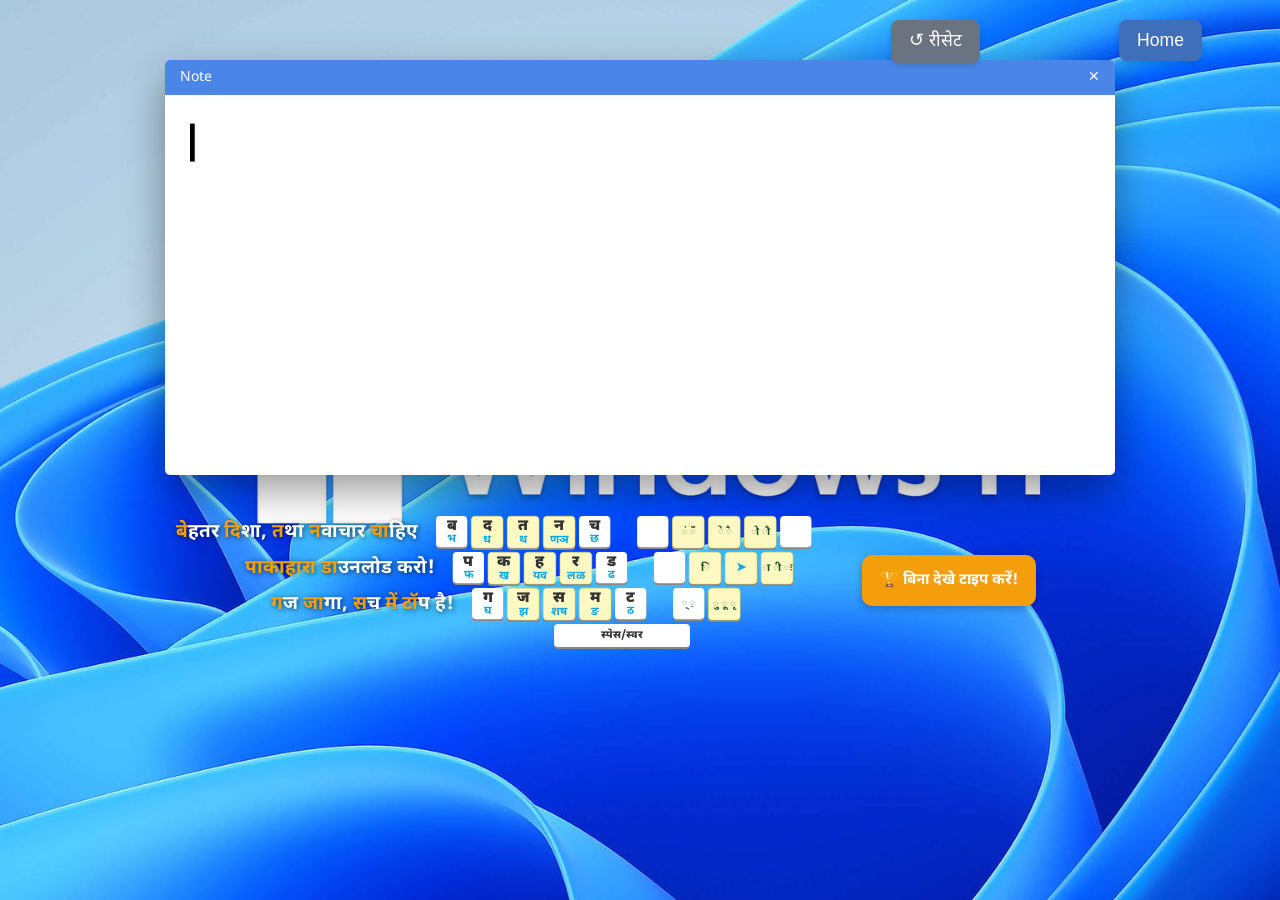
<file: pc_demo_windows.html>
<!DOCTYPE html>
<html lang="hi">
<head>
<meta charset="utf-8" />
<meta name="viewport" content="width=device-width, initial-scale=1.0" />
<title>पाकाहारा PC Demo</title>
<link href="https://fonts.googleapis.com/css2?family=Noto+Sans+Devanagari:wght@400;700;900&display=swap" rel="stylesheet">
<style>
  body {
    background: url('images/windows.png') no-repeat center center fixed;
    background-size: cover;
    font-family: 'Noto Sans Devanagari', 'Segoe UI', sans-serif;
    display: flex; flex-direction: column; align-items: center;
    height: 100vh; margin: 0; overflow: hidden;
  }
  #notepad-container {
    width: 85%; max-width: 950px; margin-top: 60px;
    background: #fff; box-shadow: 0 15px 40px rgba(0,0,0,0.4);
    border-radius: 5px; overflow: hidden;
  }
  .title-bar {
    background: #4a86e8; color: white; padding: 8px 15px;
    font-size: 14px; display: flex; justify-content: space-between;
  }
  #editor {
    height: 380px; padding: 25px; font-size: 38px; border: none; outline: none;
    white-space: pre-wrap; overflow-y: auto; box-sizing: border-box;
    position: relative; font-family: 'Noto Sans Devanagari', sans-serif;
  }
  .cursor { color: #000; font-weight: 100; animation: blink 1s step-end infinite; }
  @keyframes blink {
    from, to { opacity: 0; }
    50% { opacity: 1; }
  }

  .kbd-area {
    margin-top: 40px;
    display: flex;
    align-items: center;
    justify-content: center;
    gap: 18px;
  }
  .baby-guide-container {
    display: flex;
    align-items: center;
    justify-content: center;
    background: none;
    padding: 0;
    backdrop-filter: none;
    border: none;
    position: relative;
    /* keyboard-pc는 scale()로 축소되지만 레이아웃 박스는 원본(850px) 크기라
       실제 보이는 크기(408x131, 스페이스바 행 포함)로 고정해서 옆 요소들이 붙게 만든다 */
    width: 408px;
    height: 131px;
    flex-shrink: 0;
  }
  .challenge-btn {
    flex-shrink: 0;
    padding: 14px 18px;
    background: #f59e0b;
    color: #fff;
    border: none;
    border-radius: 10px;
    cursor: pointer;
    font-family: 'Noto Sans Devanagari', sans-serif;
    font-size: 0.95em;
    font-weight: 700;
    box-shadow: 0 2px 8px rgba(0,0,0,0.25);
    white-space: nowrap;
    line-height: 1.5;
    text-align: center;
  }
  .challenge-btn:hover { background: #d97706; }
  .mnemonic-text {
    flex-shrink: 0;
    position: relative;
    width: 220px;
    height: 105px;
    color: #fff;
    font-family: 'Noto Sans Devanagari', sans-serif;
    font-weight: 700;
    font-size: 19px;
    text-align: right;
    text-shadow: 1px 1px 5px rgba(0,0,0,0.65);
    white-space: nowrap;
  }
  .mnemonic-text .hl { color: #f59e0b; }
  /* 각 줄의 top/right는 JS에서 옆 키맵의 해당 행(계단식 위치)에 맞춰 계산한다 */
  .mnemonic-text p { margin: 0; position: absolute; right: 0; white-space: nowrap; transform: translateY(-50%); }
  .keyboard-pc {
    transform: scale(0.48);
    transform-origin: center;
    display: flex;
    flex-direction: column;
    gap: 8px;
    width: 850px;
    flex-shrink: 0;
    margin-left: 0px;
    margin-top: -70px;
    align-self: flex-start;
  }
  .kb-row { display: flex; gap: 8px; width: 100%; }
  #row2 { padding-left: 35px; }
  #row3 { padding-left: 75px; }

  .key {
    width: 65px; height: 65px; background: #fff; border-radius: 8px;
    display: flex; flex-direction: column; justify-content: center; align-items: center;
    font-size: 24px; font-weight: 800; box-shadow: 0 4px 0 #888;
    color: #333; position: relative;
    font-family: 'Noto Sans Devanagari', sans-serif;
  }
  /* 중앙 간격을 위한 투명한 칸 */
  .spacer { width: 40px; height: 65px; }

  /* 모음·부호(다음키 포함) 존은 노란색으로 자음 존과 구분 */
  .key.blue-zone {
    background-color: #fef9c3 !important;
    border: 1px solid #fde047;
  }
  .key.multi {
    font-size: 22px !important; font-weight: 900;
    white-space: nowrap;
  }
  .key.active { transform: translateY(4px); box-shadow: none; background: #eef2ff !important; }

  .key.next-key { color: #0ea5e9; font-weight: 900; font-size: 26px; }
  .key.next-key.active-group { background-color: #d1fae5 !important; border: 1px solid #16a34a; color: #00b0f0; }
  .key.next-key.independent { background-color: #dbeafe !important; border: 1px solid #1a6bb8; color: #404040; }
  .key.sign-color { color: #1a5228; font-weight: 700; font-size: 26px; }
  .key.sign-color.independent { color: #404040; }

  #row4 { justify-content: center; }
  .key.space-key { width: 33.333%; height: 48px; font-size: 22px; font-weight: 800; color: #333; margin-right: 75px;}

  .key .main-char { font-size: 32px; font-weight: 900; line-height: 1; font-family: 'Noto Sans Devanagari', sans-serif; }
  .key .sub-chars { font-size: 24px; color: #0ea5e9; line-height: 1; font-family: 'Noto Sans Devanagari', sans-serif; font-weight: 700; }

  .pending-space-dot { color: #9a9488; animation: none; }

</style>
</head>
<body>

<button onclick="location.href='index.html'"
        style="position: fixed; top: 20px; right: 78px;
               padding: 10px 18px; font-size: 1.1em;
               background-color: #3f6fb8; color: #fff;
               border: none; border-radius: 8px; cursor: pointer;
               box-shadow: 0 2px 6px rgba(0,0,0,0.15); z-index: 9999;">
  Home
</button>

<button onclick="resetEditor()"
        style="position: fixed; top: 20px; right: 300px;
               padding: 10px 18px; font-size: 1.1em;
               background-color: #6b7280; color: #fff;
               border: none; border-radius: 8px; cursor: pointer;
               box-shadow: 0 2px 6px rgba(0,0,0,0.15); z-index: 9999;
               font-family: 'Noto Sans Devanagari', sans-serif;">
  ↺ रीसेट
</button>

<div id="notepad-container">
  <div class="title-bar"><span>Note</span><span>✕</span></div>
  <div id="editor" contenteditable="false"></div>
</div>

<div class="kbd-area">
  <div class="mnemonic-text">
    <p><span class="hl">बे</span>हतर <span class="hl">दि</span>शा, <span class="hl">त</span>था <span class="hl">न</span>वाचार <span class="hl">चा</span>हिए</p>
    <p><span class="hl">पाकाहारा</span> <span class="hl">डा</span>उनलोड करो! </p>
    <p><span class="hl">ग</span>ज <span class="hl">जा</span>गा, <span class="hl">स</span>च <span class="hl">में</span> <span class="hl">टॉ</span>प है!</p>
  </div>
  <div class="baby-guide-container">
    <div class="keyboard-pc" id="kbd">
      <div class="kb-row" id="row1"></div>
      <div class="kb-row" id="row2"></div>
      <div class="kb-row" id="row3"></div>
      <div class="kb-row" id="row4"></div>
    </div>
  </div>
  <button class="challenge-btn" onclick="location.href='challenge.html'">
    🏆 बिना देखे टाइप करें!
  </button>
</div>

<script>
// ── 자음 그룹: 대표 자음 입력 직후 다음키를 누르면 그룹 내에서 순차 전환 ──
const consonantGroups = {
  'क': ['क','ख'],
  'ग': ['ग','घ'],
  'च': ['च','छ'],
  'ज': ['ज','झ'],
  'ट': ['ट','ठ'],
  'ड': ['ड','ढ'],
  'त': ['त','थ'],
  'द': ['द','ध'],
  'न': ['न','ण','ञ'],
  'प': ['प','फ'],
  'ब': ['ब','भ'],
  'म': ['म','ङ'],
  'र': ['र','ल','ळ'],
  'ह': ['ह','य','व'],
  'स': ['स','श','ष'],
};

// ── 레이아웃 정의 (물리 QWERTY 키 기준) ────────────────────
// 열 번호(1~10)는 실제 물리 키 위치 기준. 1,5,6,10열=흰색 / 2~4,7~9열=하늘색
// Row1: Q W E R T(자음5,1~5열) [gap] Y(빈칸,6열) U I O(모음3,7~9열) P(빈칸,10열)
// Row2: A S D F G(자음5,1~5열) [gap] H(빈칸,6열) J K(다음키) L(모음,7~9열) — ;열은 삭제
// Row3: Z X C V B(자음5,1~5열) [gap] N(6열) M(7열) — 쉼표·마침표열은 삭제
const rowDefs = [
  [
    { key:'q', col:1, type:'consonant', root:'ब' },
    { key:'w', col:2, type:'consonant', root:'द' },
    { key:'e', col:3, type:'consonant', root:'त' },
    { key:'r', col:4, type:'consonant', root:'न' },
    { key:'t', col:5, type:'consonant', root:'च' },
    { key:'_sp1', type:'spacer' },
    { key:'y', col:6, type:'empty' },
    { key:'u', col:7, type:'sign', chars:['ं','ँ'], indep:['ॐ'], id:'r0c0' },
    { key:'i', col:8, type:'sign', chars:['े','ै'], indep:['ए','ऐ'], id:'r0c1' },
    { key:'o', col:9, type:'sign', chars:['ो','ौ'], indep:['ओ','औ'], id:'r0c2' },
    { key:'p', col:10, type:'empty' },
  ],
  [
    { key:'a', col:1, type:'consonant', root:'प' },
    { key:'s', col:2, type:'consonant', root:'क' },
    { key:'d', col:3, type:'consonant', root:'ह' },
    { key:'f', col:4, type:'consonant', root:'र' },
    { key:'g', col:5, type:'consonant', root:'ड' },
    { key:'_sp2', type:'spacer' },
    { key:'h', col:6, type:'empty' },
    { key:'j', col:7, type:'sign', chars:['ि'], indep:['इ'], id:'r1c0' },
    { key:'k', col:8, type:'next' },
    { key:'l', col:9, type:'sign', chars:['ा','ी','ः'], indep:['आ','ई'], id:'r1c2' },
  ],
  [
    { key:'z', col:1, type:'consonant', root:'ग' },
    { key:'x', col:2, type:'consonant', root:'ज' },
    { key:'c', col:3, type:'consonant', root:'स' },
    { key:'v', col:4, type:'consonant', root:'म' },
    { key:'b', col:5, type:'consonant', root:'ट' },
    { key:'_sp3', type:'spacer' },
    { key:'n', col:6, type:'sign', chars:['्','़'], indep:['卐','卍'], id:'r2c0' },
    { key:'m', col:7, type:'sign', chars:['ु','ू','ृ'], indep:['उ','ऊ','ऋ'], id:'r2c1' },
  ],
  [
    { key:' ', type:'space', label:'स्पेस/स्वर' },
  ],
];

const keyLookup = {};
rowDefs.forEach(row => row.forEach(def => { keyLookup[def.key] = def; }));

// 열 번호 기준 색상: 2~4, 7~9열은 하늘색, 나머지(1,5,6,10)는 흰색
const blueCols = new Set([2,3,4,7,8,9]);

let state = {
  activeRoot: null, activeCharIdx: 0,
  lastSignKey: null, signTapIdx: 0,
  signIndepMode: false, independentMode: false,
};

const editor = document.getElementById('editor');
let rawText = '';
const getText = () => rawText;
// 맨 끝 공란은 독립모음이 뒤따르면 대체될 수 있는 미확정 상태라, 모바일 데모처럼
// 실제 공백 대신 회색 점을 깜빡여 보여준다(handleNext에서 실제로 대체됨).
const setText = t => {
  rawText = t;
  const pending = t.endsWith(' ');
  const body = pending ? t.slice(0, -1) : t;
  const esc = body.replace(/&/g,'&amp;').replace(/</g,'&lt;').replace(/>/g,'&gt;');
  const dot = pending ? `<span class="pending-space-dot">_</span>` : '';
  editor.innerHTML = esc + dot + `<span class="cursor">▏</span>`;
};
const appendText = c => setText(getText() + c);
const replaceLastChar = c => { const t = getText(); if (!t.length) return; setText(t.slice(0,-1)+c); };
const doBackspace = () => { const t = getText(); if (!t.length) return; setText(t.slice(0,-1)); };

function getRootOf(char) {
  for (const [root, arr] of Object.entries(consonantGroups)) if (arr.includes(char)) return root;
  return null;
}

// 독립모음 모드는 오직 스페이스바를 눌렀을 때만 진입한다
function independentActive() {
  if (state.independentMode) return true;
  return getText().endsWith(' ');
}

function handleConsonant(root) {
  appendText(root);
  state.activeRoot = root; state.activeCharIdx = 0;
  state.lastSignKey = null; state.signTapIdx = 0;
  state.independentMode = false;
  updateKbdUI();
}

function handleNext() {
  if (independentActive()) {
    if (state.lastSignKey === 'K' && state.signIndepMode) { return; } // 'अ' 하나뿐, 재입력 없음
    const t = getText();
    if (t.endsWith(' ')) setText(t.slice(0, -1));
    appendText('अ');
    state.independentMode = true;
    state.lastSignKey = 'K'; state.signTapIdx = 0; state.signIndepMode = true;
    state.activeRoot = null; state.activeCharIdx = 0;
    updateKbdUI(); return;
  }
  if (!state.activeRoot) return;
  const arr = consonantGroups[state.activeRoot];
  const nextIdx = (state.activeCharIdx + 1) % arr.length;
  replaceLastChar(arr[nextIdx]);
  state.activeCharIdx = nextIdx;
  state.lastSignKey = null; state.signTapIdx = 0;
  updateKbdUI();
}

// PC는 물리 마침표(.) 키가 이미 있으므로, 모바일처럼 화면에 전용 키를 새로 그릴
// 필요 없이 그 물리 키 입력을 바로 여기로 연결한다. ।(1탭) - ॥(2탭) - ...(3탭)로
// 순서대로 입력되고, 그 뒤로는 점이 하나씩 계속 늘어난다(상한 없음).
function dandaSeq(idx) {
  if (idx === 0) return '।';
  if (idx === 1) return '॥';
  return '.'.repeat(idx + 1);
}

function handleDanda() {
  if (state.lastSignKey === 'DANDA') {
    const prev = dandaSeq(state.signTapIdx);
    const t = getText();
    setText(t.slice(0, -prev.length));
    state.signTapIdx += 1;
    appendText(dandaSeq(state.signTapIdx));
  } else {
    appendText(dandaSeq(0));
    state.lastSignKey = 'DANDA'; state.signTapIdx = 0; state.signIndepMode = false;
  }
  state.activeRoot = null; state.activeCharIdx = 0;
  state.independentMode = false;
  updateKbdUI();
}

function handleVowelKey(def) {
  const isIndep = independentActive();
  // 독립모음 모드에서는 독립모음 한 바퀴를 다 돈 다음 의존모음 한 바퀴, 다시 독립모음 순으로 순환한다
  const chars = isIndep ? (def.indep ? def.indep.concat(def.chars) : def.chars) : def.chars;

  if (state.lastSignKey === def.id && state.signIndepMode === isIndep) {
    state.signTapIdx = (state.signTapIdx + 1) % chars.length;
    setText(getText().slice(0, -1) + chars[state.signTapIdx]);
  } else {
    if (isIndep) {
      const t = getText();
      if (t.endsWith(' ')) setText(t.slice(0, -1));
      appendText(chars[0]);
      state.independentMode = true;
    } else {
      appendText(chars[0]);
    }
    state.lastSignKey = def.id; state.signTapIdx = 0; state.signIndepMode = isIndep;
  }
  state.activeRoot = null; state.activeCharIdx = 0;
  updateKbdUI();
}

function handleShiftLetter(ch) {
  appendText(ch);
  state.activeRoot = null; state.activeCharIdx = 0;
  state.lastSignKey = null; state.signTapIdx = 0;
  state.independentMode = false;
  updateKbdUI();
}

function handleBS() {
  doBackspace();
  state.lastSignKey = null; state.signTapIdx = 0; state.independentMode = false;
  const t = getText();
  const last = t.length ? t[t.length - 1] : null;
  const root = last ? getRootOf(last) : null;
  state.activeRoot = root;
  state.activeCharIdx = root ? consonantGroups[root].indexOf(last) : 0;
  updateKbdUI();
}

function handleSpace() {
  appendText(' ');
  state.activeRoot = null; state.activeCharIdx = 0;
  state.lastSignKey = null; state.signTapIdx = 0;
  state.independentMode = false;
  updateKbdUI();
}

function handleEnter() {
  appendText('\n');
  state.activeRoot = null; state.activeCharIdx = 0;
  state.lastSignKey = null; state.signTapIdx = 0;
  state.independentMode = false;
  updateKbdUI();
}

// 결합기호(마트라 등) 단독 표시 시 점선원을 붙여준다
function isDiacritic(c) {
  const cp = c.codePointAt(0);
  return (cp >= 0x0900 && cp <= 0x0903) || cp === 0x093C || (cp >= 0x093E && cp <= 0x094D);
}

// ── 키보드 이벤트 ──────────────────────────────────────────
const ignoredKeys = new Set(['shift','control','alt','meta','capslock','tab','escape',
  'arrowleft','arrowright','arrowup','arrowdown',
  'f1','f2','f3','f4','f6','f7','f8','f9','f10','f11']);

window.addEventListener('keydown', (e) => {
  const raw = e.key;
  const k   = raw === ' ' ? ' ' : raw.toLowerCase();
  if (ignoredKeys.has(k)) return;
  if (k !== 'f5' && k !== 'f12') e.preventDefault();

  const el = document.getElementById(`key-${k === ' ' ? 'space' : k}`);
  if (el) el.classList.add('active');

  // Shift+알파벳 키는 한디어 모드를 우회하고 대문자 로마자를 그대로 입력한다
  if (e.shiftKey && !e.ctrlKey && !e.altKey && !e.metaKey && /^[a-z]$/.test(k)) {
    handleShiftLetter(raw);
    editor.scrollTop = editor.scrollHeight;
    return;
  }

  if (k === 'backspace') { handleBS(); editor.scrollTop = editor.scrollHeight; return; }
  if (k === 'enter')     { handleEnter(); editor.scrollTop = editor.scrollHeight; return; }
  if (k === ' ')         { handleSpace(); editor.scrollTop = editor.scrollHeight; return; }
  if (k === '.')         { handleDanda(); editor.scrollTop = editor.scrollHeight; return; }

  const def = keyLookup[k];
  if (!def || def.type === 'empty') return;

  if      (def.type === 'consonant') handleConsonant(def.root);
  else if (def.type === 'next')      handleNext();
  else if (def.type === 'sign')      handleVowelKey(def);

  editor.scrollTop = editor.scrollHeight;
});

window.addEventListener('keyup', (e) => {
  const k = e.key === ' ' ? ' ' : e.key.toLowerCase();
  const el = document.getElementById(`key-${k === ' ' ? 'space' : k}`);
  if (el) el.classList.remove('active');
});

// ── 키보드 UI 초기화 ───────────────────────────────────────
function initKbd() {
  rowDefs.forEach((row, ri) => {
    const rowEl = document.getElementById(`row${ri + 1}`);
    row.forEach((def) => {
      const div = document.createElement('div');
      div.className = 'key';
      div.id = `key-${def.key === ' ' ? 'space' : def.key}`;

      if (blueCols.has(def.col)) div.classList.add('blue-zone');

      if (def.type === 'consonant') {
        const arr = consonantGroups[def.root];
        const main = document.createElement('span');
        main.className = 'main-char';
        main.textContent = arr[0];
        div.appendChild(main);
        if (arr.length > 1) {
          const sub = document.createElement('span');
          sub.className = 'sub-chars';
          sub.textContent = arr.slice(1).join('');
          div.appendChild(sub);
        }

      } else if (def.type === 'sign') {
        div.classList.add('multi', 'sign-color');

      } else if (def.type === 'next') {
        div.classList.add('next-key');

      } else if (def.type === 'spacer') {
        div.className = 'spacer';
        div.removeAttribute('id');

      } else if (def.type === 'space') {
        div.classList.add('space-key');
        div.textContent = def.label;
      }

      rowEl.appendChild(div);
    });
  });

  updateKbdUI();
}

function updateKbdUI() {
  const isIndep = independentActive();

  // 다음키
  const nextEl = document.getElementById('key-k');
  if (nextEl) {
    nextEl.classList.toggle('independent', isIndep);
    nextEl.classList.toggle('active-group', !isIndep && !!state.activeRoot);
    if (isIndep) {
      nextEl.textContent = 'अ';
    } else if (state.activeRoot) {
      nextEl.textContent = consonantGroups[state.activeRoot].slice(1).join(' ');
    } else {
      nextEl.textContent = '➤';
    }
  }

  // 모음·부호 키: 독립모음 모드면 표시 문자셋 전환
  rowDefs.forEach(row => row.forEach(def => {
    if (def.type !== 'sign') return;
    const el = document.getElementById(`key-${def.key}`);
    if (!el) return;
    const chars = isIndep ? (def.indep || def.chars) : def.chars;
    el.classList.toggle('independent', isIndep && !!def.indep);
    el.textContent = chars.map(c => isDiacritic(c) ? '◌'+c : c).join(' ');
  }));
}

function resetEditor() {
  setText('');
  state = { activeRoot:null, activeCharIdx:0, lastSignKey:null, signTapIdx:0, signIndepMode:false, independentMode:false };
  updateKbdUI();
}

setText('');
initKbd();

// 문구 박스 폭을 도전 버튼 폭과 맞춰서 키맵이 항상 정중앙에 오게 한다
function syncMnemonicWidth() {
  const box = document.querySelector('.mnemonic-text');
  const btn = document.querySelector('.challenge-btn');
  box.style.width = '';
  box.style.width = btn.getBoundingClientRect().width + 'px';
}

// 암기 문구 각 줄을 옆 키맵의 1~3행 "첫 키"와 같은 높이 + 같은 간격(계단식)으로 정렬
// (행 컨테이너 자체는 padding-left가 있어도 위치가 안 밀리므로 첫 키 기준으로 재야 한다)
const MNEMONIC_GAP = 18; // 각 문구 줄 ~ 해당 키맵 행 사이 간격(px)
function alignMnemonic() {
  syncMnemonicWidth();
  const box = document.querySelector('.mnemonic-text');
  const ps = box.querySelectorAll('p');
  const boxRect = box.getBoundingClientRect();
  ['row1','row2','row3'].forEach((id, i) => {
    const rowEl = document.getElementById(id);
    const keyRect = (rowEl.firstElementChild || rowEl).getBoundingClientRect();
    const rowCenter = keyRect.top + keyRect.height / 2;
    ps[i].style.top = (rowCenter - boxRect.top) + 'px';
    ps[i].style.right = (boxRect.right - keyRect.left + MNEMONIC_GAP) + 'px';
  });
}
alignMnemonic();
window.addEventListener('resize', alignMnemonic);
// 웹폰트가 늦게 로드되면 버튼/문구 폭이 달라지므로 로드 완료 후 다시 맞춘다
if (document.fonts && document.fonts.ready) document.fonts.ready.then(alignMnemonic);
</script>
</body>
</html>
</file>
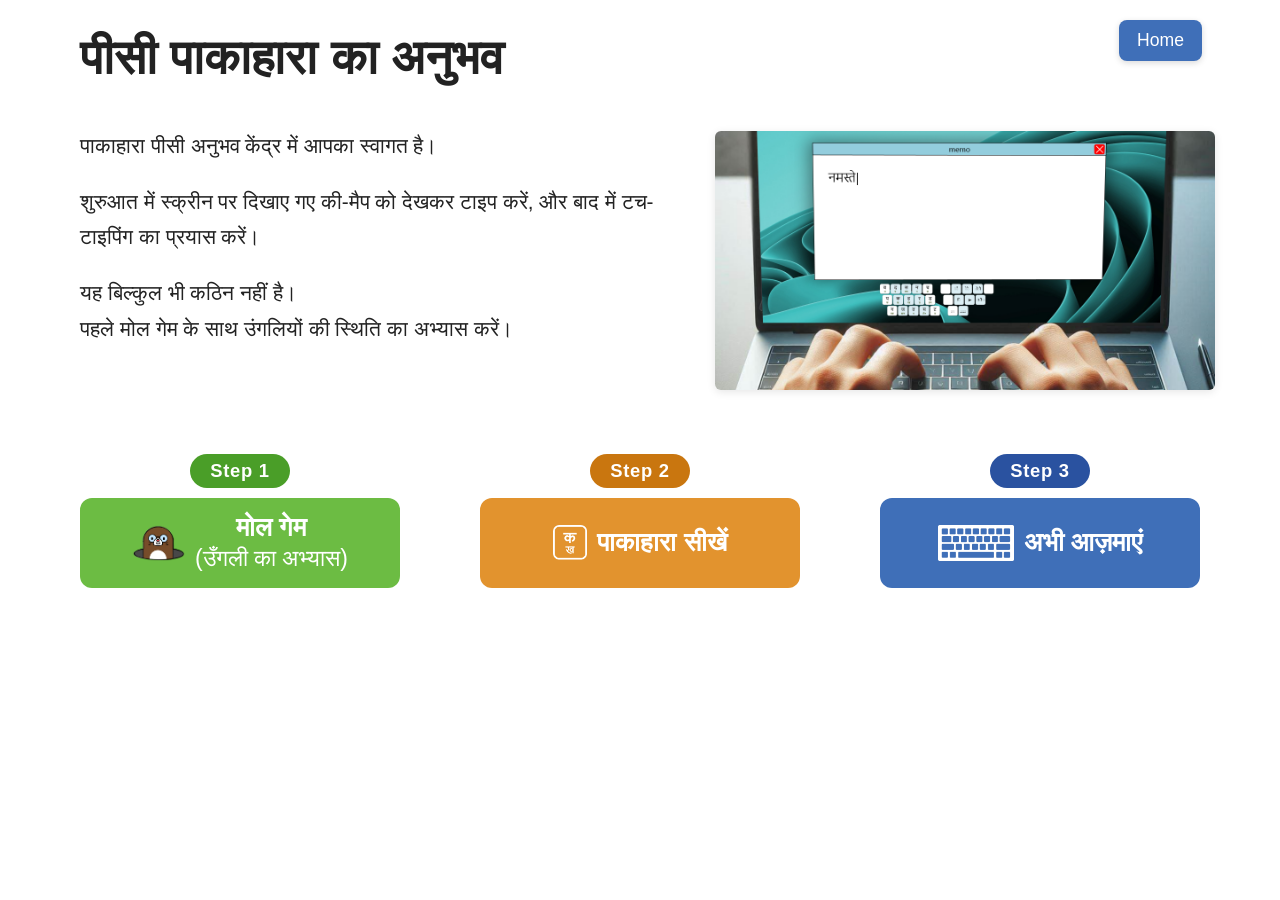
<file: try.html>
<!DOCTYPE html>
<html lang="hi">
<head>
  <meta charset="UTF-8">
  <title>पीसी पाकाहारा</title>
  <style>
    body {
      font-family: "Noto Sans KR", sans-serif;
      margin: 0;
      padding: 0 0 80px 0; /* ← 아래쪽에 60px 여백 */
      background: #fff;
      color: #222;
    }
    h1 {
      font-size: 3em;
	  margin-top: 30px;
	  margin-left: 80px;
      margin-bottom: 20px;
    }
    .container {
      display: flex;
      align-items: flex-start;
      gap: 40px;
    }
    .text {
      flex: 1;
      line-height: 1.7;
	  margin-left: 80px;
      font-size: 1.3em;
    }
    .illustration {
      flex: 1;
    }
    .illustration img {
		width: 100%;
		max-width: 500px;
		border-radius: 6px;
		box-shadow: 0 2px 8px rgba(0,0,0,0.1);
		margin-top: 24px;  /* 원하는 만큼 내려줌 */
		margin-left: 15px
}
    /* ── 버튼 래퍼 ── */
    .buttons {
      margin-top: 60px;
      display: flex;
      justify-content: center;
      gap: 80px;
    }

    /* 단계 뱃지 + 버튼을 세로로 묶는 컨테이너 */
    .btn-wrapper {
      display: flex;
      flex-direction: column;
      align-items: center;
      gap: 10px;
    }

    /* Step 뱃지 */
    .step-badge {
      display: inline-flex;
      align-items: center;
      gap: 8px;
      font-size: 1.15em;
      font-weight: 800;
      letter-spacing: 0.04em;
      padding: 6px 20px;
      border-radius: 999px;
      color: #fff;
    }
    .step-badge.green  { background: #4a9e28; }
    .step-badge.orange { background: #c9760f; }
    .step-badge.blue   { background: #2a52a0; }

    .step-badge .step-num {
      background: rgba(255,255,255,0.3);
      border-radius: 50%;
      width: 26px;
      height: 26px;
      display: inline-flex;
      align-items: center;
      justify-content: center;
      font-size: 1em;
      font-weight: 900;
    }
    .btn {
      display: flex;
      align-items: center;
	  width: 320px;   /* 원하는 고정값으로 */
	  height: 90px;
	  justify-content: center;
      gap: 10px;
      padding: 18px 28px;
      font-size: 1.6em;
      font-weight: 600;
      border-radius: 12px;
      border: none;
      cursor: pointer;
      color: #fff;
    }
    .btn img {
      height: 36px;
    }
    .btn-label {
      display: flex;
      flex-direction: column;
      align-items: center;
      line-height: 1.25;
    }
    .btn-sub {
      font-size: 0.9em;
      font-weight: 500;
      white-space: nowrap;
    }
    .btn-green {
      background: #6cbc43;
    }
    .btn-orange {
      background: #e2932e;
    }
    .btn-blue {
      background: #3f6fb8;
    }
    .btn:hover {
      opacity: 0.9;
    }
  </style>
</head>
<body>
<button onclick="location.href='index.html'" 
        style="position: fixed; top: 20px; right: 78px; 
               padding: 10px 18px; font-size: 1.1em; 
               background-color: #3f6fb8; color: #fff; 
               border: none; border-radius: 8px; cursor: pointer; 
               box-shadow: 0 2px 6px rgba(0,0,0,0.15);
               z-index: 9999;">
  Home
</button>



  <h1>पीसी पाकाहारा का अनुभव</h1>
  <div class="container">
    <div class="text">
      <p>पाकाहारा पीसी अनुभव केंद्र में आपका स्वागत है।</p>
      <p>
        शुरुआत में स्क्रीन पर दिखाए गए की-मैप को देखकर टाइप करें, और बाद में टच-टाइपिंग का प्रयास करें।
      </p>
      <p>
        यह बिल्कुल भी कठिन नहीं है।<br> पहले मोल गेम के साथ उंगलियों की स्थिति का अभ्यास करें।
      </p>
    </div>
    <div class="illustration">
      <img src="img/trypc.png" alt="미니 맵 체험 삽화">
    </div>
  </div>
  <div class="buttons">
  <!-- 두더지 게임 버튼 -->
    <div class="btn-wrapper">
      <div class="step-badge green">
        Step 1
      </div>
      <button class="btn btn-green" onclick="location.href='mole.html'">
        <img src="img/icon_mole.png" alt="두더지 게임 아이콘">
        <span class="btn-label">
          <span class="btn-main">मोल गेम</span>
          <span class="btn-sub">(उँगली का अभ्यास)</span>
        </span>
      </button>
    </div>

    <!-- 2단계: 튜토리얼 -->
    <div class="btn-wrapper">
      <div class="step-badge orange">
        Step 2
      </div>
      <button class="btn btn-orange" onclick="location.href='tutorial.html'">
        <img src="images/ka.png" alt="튜토리얼 아이콘">
        पाकाहारा सीखें
      </button>
    </div>

    <!-- 3단계: hatabang 체험 -->
    <div class="btn-wrapper">
      <div class="step-badge blue">
        Step 3
      </div>
      <button class="btn btn-blue" onclick="location.href='pc_demo_windows.html'">
        <img src="img/icon_keyboard.png" alt="키보드 아이콘">
        अभी आज़माएं
      </button>
    </div>
</div>




</body>
</html>
</file>
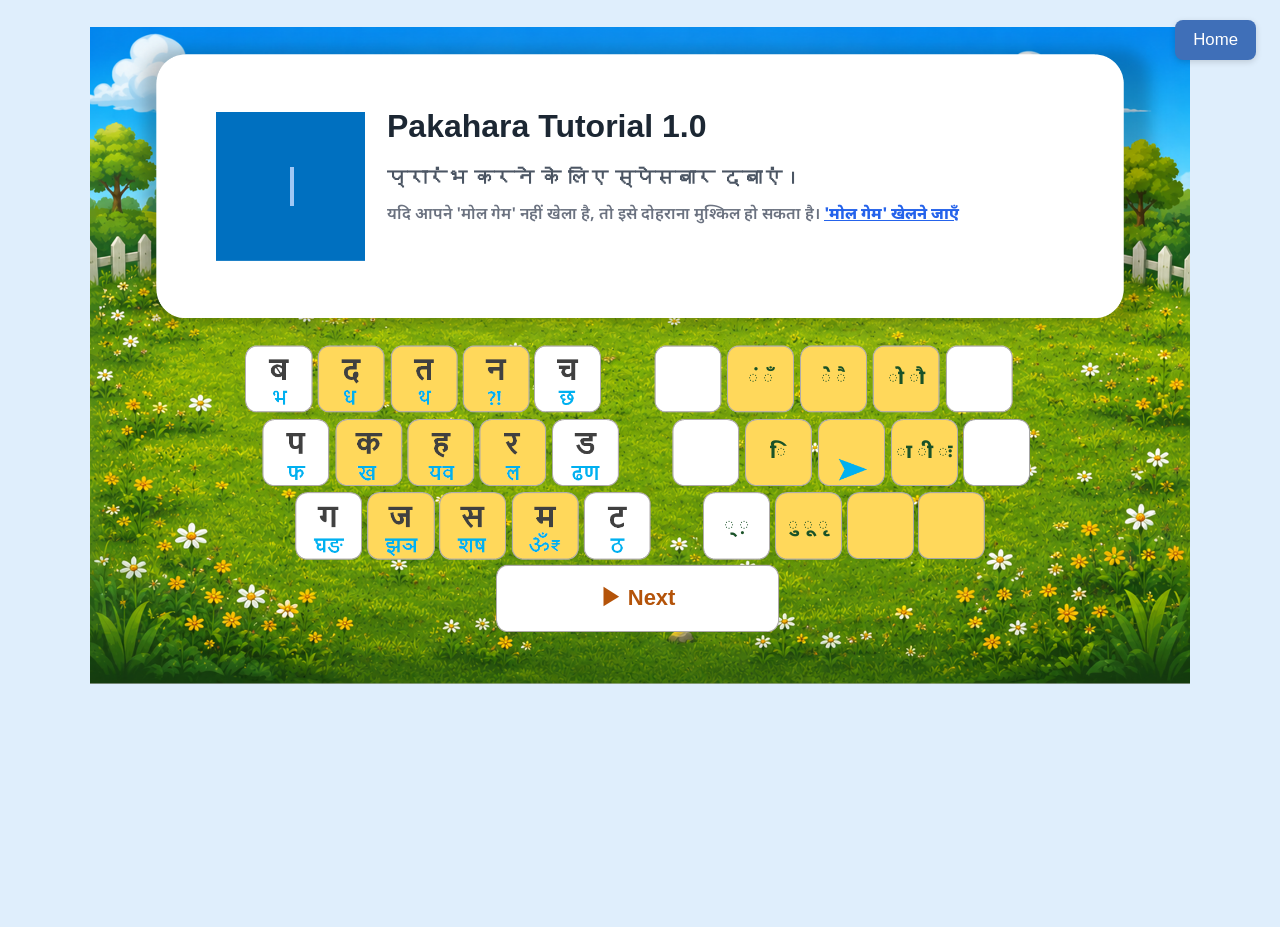
<file: tutorial.html>
<!DOCTYPE html>
<html lang="ko">
<head>
<meta charset="utf-8" />
<meta name="viewport" content="width=device-width, initial-scale=1.0" />
<title>पाकाहारा Tutorial</title>
<link href="https://fonts.googleapis.com/css2?family=Noto+Sans+Devanagari:wght@400;700;900&display=swap" rel="stylesheet">
<style>
  * { box-sizing: border-box; }
  html, body {
    height: 100%; margin: 0;
    font-family: 'Segoe UI', system-ui, -apple-system, Apple SD Gothic Neo, Noto Sans KR, Arial, sans-serif;
    background: #dfeefc;
  }

  #homeBtn {
    position: fixed; top: 20px; right: 24px; z-index: 10000;
    padding: 10px 18px; font-size: 1.05em;
    background-color: #3f6fb8; color: #fff;
    border: none; border-radius: 8px; cursor: pointer;
    box-shadow: 0 2px 6px rgba(0,0,0,0.15);
  }

  /* bg_tutorial.png(1972x1178)를 그대로 배경으로 쓰고, 그 위에 좌표(%)로 오버레이만 얹는다.
     img가 width:100%/height:auto로 원본 비율을 유지하므로 #stage의 실제 렌더 크기가
     달라져도 아래 %기반 오버레이들은 항상 이미지 위의 같은 자리를 가리킨다. */
  #stage {
    position: relative;
    width: min(1100px, 96vw);
    margin: clamp(10px, 3vh, 40px) auto 0;
  }
  #bg-img { display: block; width: 100%; height: auto; user-select: none; -webkit-user-drag: none; }

  .ov { position: absolute; pointer-events: none; }

  #progress-dots { left: 7.5%; top: 6%; display: flex; gap: 0.6%; }
  #progress-dots .dot { width: 1.1%; aspect-ratio: 1/1; border-radius: 50%; background: rgba(0,0,0,0.18); transition: background .2s; }
  #progress-dots .dot.done { background: #1b8a3c; }

  #monitor-text {
    left: 11.46%; top: 12.9%; width: 13.54%; height: 22.67%;
    display: flex; align-items: center; justify-content: center;
    color: #eaf3ff;
    font-family: 'Noto Sans Devanagari', sans-serif;
    font-weight: 900;
    font-size: clamp(26px, 3.9vw, 50px);
    text-align: center;
    word-break: break-word;
    line-height: 1.2;
  }
  /* 커서는 글자 바로 뒤(오른쪽)에 붙어서 깜빡인다 — 박스 중앙에 따로 고정하는 게
     아니라, "글자+커서"를 한 덩어리로 보고 그 덩어리 자체를 박스 중앙에 놓는다.
     "▏"(U+258F) 글리프는 자기 칸의 왼쪽 끝에 붙어 그려지는 문자라 커서 자리가
     이상하게 보였어서, 글자 대신 크기가 고정된 막대(div)를 직접 그린다. */
  #monitor-text .cursor {
    display: inline-block;
    width: 0.07em; height: 0.78em;
    margin-left: 0.06em;
    background: #9fc7f5;
    animation: blink 1s step-end infinite;
  }
  @keyframes blink { from, to { opacity: 0; } 50% { opacity: 1; } }
  .pending-space-dot { color: #6fa3d8; animation: none; }

  #board-text-wrap {
    left: 27%; top: 8%; width: 65.5%; height: 26%;
    display: flex; align-items: center;
  }
  /* 내부는 일반 인라인 흐름이어야 <br>과 띄어쓰기가 정상적으로 동작한다
     (부모를 flex로 만들면 글자별 span이 각각 flex item이 되어 개행/공백이 깨진다) */
  #board-text {
    width: 100%;
    font-size: clamp(14px, 1.85vw, 21px);
    line-height: 1.55;
    color: #1c2733;
    font-weight: 700;
  }
  /* 데바나가리 폰트는 같은 font-size라도 한글보다 작고 낮아 보여서, 강조해야 할
     글자들이 오히려 눈에 덜 띄는 역효과가 난다 — 살짝 키워서 균형을 맞춘다 */
  #board-text .dv { color: #b4550c; font-family: 'Noto Sans Devanagari', sans-serif; font-weight: 900; font-size: 1.2em; }
  #board-text .hl { color: #d9720f; font-family: 'Noto Sans Devanagari', sans-serif; font-weight: 900; font-size: 1.2em; }

  /* 시작 화면 안내: 두더지 게임을 안 하고 왔을 수도 있는 사람을 위한 보조 안내 + 링크 */
  .intro-note {
    margin-top: 0.6em;
    font-family: 'Noto Sans Devanagari', sans-serif;
    font-size: clamp(12px, 1.5vw, 16px);
    font-weight: 600; color: #6b7280; line-height: 1.5;
  }
  .intro-link {
    pointer-events: auto;
    color: #2563eb; font-weight: 800; text-decoration: underline;
    cursor: pointer;
  }
  .intro-link:hover { color: #1d4ed8; }

  #board-sub {
    left: 27%; top: 34%; width: 65.5%; height: 5%;
    font-size: clamp(13px, 1.7vw, 18px); font-weight: 800; color: #16a34a;
  }

  /* 모음/부호 존(원본 이미지에선 비워둔 자리)에 상황에 맞는 문자를 그려 넣는다 */
  .sign-label {
    display: flex; align-items: center; justify-content: center;
    font-family: 'Noto Sans Devanagari', sans-serif;
    font-weight: 800; font-size: clamp(11px, 1.55vw, 20px);
    color: #1a5228; white-space: nowrap;
  }
  .sign-label.independent { color: #404040; }
  #key-k.sign-label { color: #0ea5e9; font-weight: 900; font-size: clamp(16px, 2.4vw, 30px); }
  #key-k.sign-label.active-group { color: #009fca; }
  #key-k.sign-label.independent { color: #404040; }

  /* 힌트: 지금 눌러야 할 키 "위"에 살짝 위아래로 움직이는 화살표 하나만 띄운다.
     키 내용(다음키의 하늘색 화살표/서브 자음 등) 자체는 절대 가리지 않는다. */
  #key-arrow {
    width: 0; transform: translateX(-50%);
    display: flex; flex-direction: column; align-items: center;
  }
  #key-arrow.hidden { display: none; }
  #key-arrow .tip {
    width: 0; height: 0;
    border-left: 1.1vw solid transparent;
    border-right: 1.1vw solid transparent;
    border-top: 1.5vw solid #d64545;
    max-width: 16px; max-height: 20px;
    border-left-width: 12px; border-right-width: 12px; border-top-width: 16px;
    animation: arrowBob 0.75s ease-in-out infinite;
    filter: drop-shadow(0 2px 2px rgba(0,0,0,.25));
  }
  @keyframes arrowBob { 0%,100% { transform: translateY(0); } 50% { transform: translateY(7px); } }

  /* Next: 스텝이 끝나면 스페이스바 영역에 라벨이 뜨고 깜빡인다(화살표 아님, 이미지와 안 겹침) */
  #next-label {
    left: 37.02%; top: 82%; width: 25.51%; height: 9.93%;
    display: none; align-items: center; justify-content: center;
    font-family: 'Segoe UI', sans-serif; font-weight: 900;
    font-size: clamp(14px, 2vw, 22px); color: #b45309;
  }
  #next-label.show { display: flex; animation: nextBlink 0.9s ease-in-out infinite; }
  @keyframes nextBlink { 0%,100% { opacity: 1; } 50% { opacity: 0.25; } }

  /* 스페이스바 평소 라벨(स्पेस/स्वर) — 진행상 Next를 띄울 때만 잠깐 이 자리를 내준다 */
  #space-label {
    left: 37.02%; top: 82%; width: 25.51%; height: 9.93%;
    display: flex; align-items: center; justify-content: center;
    font-family: 'Noto Sans Devanagari', sans-serif; font-weight: 700;
    font-size: clamp(14px, 2vw, 22px); color: #8b98a5;
  }
  #space-label.hide { display: none; }

  /* 시작 타이틀 — 타자 효과 없이 한 번에 찍혀 나온다(진행 멘트와 달리 정적) */
  .intro-title {
    font-family: 'Segoe UI', sans-serif; font-weight: 900;
    font-size: clamp(20px, 3vw, 32px); color: #1c2733; margin-bottom: 0.35em;
  }
  .intro-sub {
    font-size: clamp(14px, 1.85vw, 20px); font-weight: 700; color: #4b5563;
  }
</style>
</head>
<body>

<button id="homeBtn" onclick="location.href='index.html'">Home</button>

<div id="stage">
  <img id="bg-img" src="images/bg_tutorial.png" alt="" draggable="false" />

  <div id="progress-dots" class="ov"></div>
  <div id="monitor-text" class="ov"></div>
  <div id="board-text-wrap" class="ov"><div id="board-text"></div></div>
  <div id="board-sub" class="ov"></div>

  <div id="key-u" class="ov sign-label"></div>
  <div id="key-i" class="ov sign-label"></div>
  <div id="key-o" class="ov sign-label"></div>
  <div id="key-j" class="ov sign-label"></div>
  <div id="key-k" class="ov sign-label"></div>
  <div id="key-l" class="ov sign-label"></div>
  <div id="key-n" class="ov sign-label"></div>
  <div id="key-m" class="ov sign-label"></div>

  <div id="space-label" class="ov">स्पेस/स्वर</div>
  <div id="next-label" class="ov">▶ Next</div>

  <div id="key-arrow" class="ov hidden"><div class="tip"></div></div>
</div>

<script>
// ── 이미지(bg_tutorial.png, 1972x1178) 위 각 요소의 실측 좌표(px) → %로 변환 ──
const IMG_W = 1972, IMG_H = 1178;
function pctBox(x0, y0, x1, y1) {
  return { left: x0 / IMG_W * 100, top: y0 / IMG_H * 100, width: (x1 - x0) / IMG_W * 100, height: (y1 - y0) / IMG_H * 100 };
}
const KEY_BOXES = {
  q: pctBox(280,573,397,689), w: pctBox(410,573,526,689), e: pctBox(541,573,657,689), r: pctBox(670,573,786,689), t: pctBox(798,573,914,689),
  a: pctBox(311,705,427,821), s: pctBox(442,705,558,821), d: pctBox(571,705,687,821), f: pctBox(700,705,816,821), g: pctBox(830,705,946,821),
  z: pctBox(370,836,486,953), x: pctBox(499,836,616,953), c: pctBox(628,836,744,953), v: pctBox(758,836,874,953), b: pctBox(887,836,1003,953),
  u: pctBox(1144,573,1260,689), i: pctBox(1275,573,1391,689), o: pctBox(1405,573,1521,689),
  j: pctBox(1176,705,1292,821), k: pctBox(1307,705,1423,821), l: pctBox(1438,705,1554,821),
  n: pctBox(1101,836,1217,953), m: pctBox(1230,836,1346,953),
  space: pctBox(730,966,1233,1083),
};
function placeOverlay(el, box) {
  el.style.left = box.left + '%'; el.style.top = box.top + '%';
  el.style.width = box.width + '%'; el.style.height = box.height + '%';
}
['u','i','o','j','k','l','n','m'].forEach(k => placeOverlay(document.getElementById('key-' + k), KEY_BOXES[k]));

// ── 자음 그룹 / 물리 QWERTY 레이아웃(자음 라벨은 이미지에 이미 그려져 있으므로 여기선
//    라우팅용 정의만 필요하다) ──
const consonantGroups = {
  'क': ['क','ख'], 'ग': ['ग','घ'], 'च': ['च','छ'], 'ज': ['ज','झ'],
  'ट': ['ट','ठ'], 'ड': ['ड','ढ'], 'त': ['त','थ'], 'द': ['द','ध'],
  'न': ['न','ण','ञ'], 'प': ['प','फ'], 'ब': ['ब','भ'], 'म': ['म','ङ'],
  'र': ['र','ल','ळ'], 'ह': ['ह','य','व'], 'स': ['स','श','ष'],
};
const CONSONANT_KEYS = {
  q:'ब', w:'द', e:'त', r:'न', t:'च',
  a:'प', s:'क', d:'ह', f:'र', g:'ड',
  z:'ग', x:'ज', c:'स', v:'म', b:'ट',
};
const SIGN_DEFS = {
  u: { chars:['ं','ँ'], indep:['ॐ'] },
  i: { chars:['े','ै'], indep:['ए','ऐ'] },
  o: { chars:['ो','ौ'], indep:['ओ','औ'] },
  j: { chars:['ि'], indep:['इ'], id:'r1c0' },
  l: { chars:['ा','ी','ः'], indep:['आ','ई'], id:'r1c2' },
  n: { chars:['्','़'], indep:['卐','卍'], id:'r2c0' },
  m: { chars:['ु','ू','ृ'], indep:['उ','ऊ','ऋ'], id:'r2c1' },
};

let state = {
  activeRoot: null, activeCharIdx: 0,
  lastSignKey: null, signTapIdx: 0,
  signIndepMode: false, independentMode: false,
};

let rawText = '';
const getText = () => rawText;
const monitorEl = document.getElementById('monitor-text');
const setText = t => {
  rawText = t;
  const pending = t.endsWith(' ');
  const body = pending ? t.slice(0, -1) : t;
  const esc = body.replace(/&/g,'&amp;').replace(/</g,'&lt;').replace(/>/g,'&gt;');
  const dot = pending ? `<span class="pending-space-dot">_</span>` : '';
  monitorEl.innerHTML = esc + dot + `<span class="cursor"></span>`;
};
const appendText = c => setText(getText() + c);
const replaceLastChar = c => { const t = getText(); if (!t.length) return; setText(t.slice(0,-1)+c); };
const doBackspace = () => { const t = getText(); if (!t.length) return; setText(t.slice(0,-1)); };

function getRootOf(char) {
  for (const [root, arr] of Object.entries(consonantGroups)) if (arr.includes(char)) return root;
  return null;
}
function independentActive() {
  if (state.independentMode) return true;
  return getText().endsWith(' ');
}
function handleConsonant(root) {
  appendText(root);
  state.activeRoot = root; state.activeCharIdx = 0;
  state.lastSignKey = null; state.signTapIdx = 0;
  state.independentMode = false;
  updateKbdUI();
}
function handleNext() {
  if (independentActive()) {
    if (state.lastSignKey === 'K' && state.signIndepMode) return;
    const t = getText();
    if (t.endsWith(' ')) setText(t.slice(0, -1));
    appendText('अ');
    state.independentMode = true;
    state.lastSignKey = 'K'; state.signTapIdx = 0; state.signIndepMode = true;
    state.activeRoot = null; state.activeCharIdx = 0;
    updateKbdUI(); return;
  }
  if (!state.activeRoot) return;
  const arr = consonantGroups[state.activeRoot];
  const nextIdx = (state.activeCharIdx + 1) % arr.length;
  replaceLastChar(arr[nextIdx]);
  state.activeCharIdx = nextIdx;
  state.lastSignKey = null; state.signTapIdx = 0;
  updateKbdUI();
}
function handleVowelKey(key, def) {
  const isIndep = independentActive();
  const chars = isIndep ? (def.indep ? def.indep.concat(def.chars) : def.chars) : def.chars;
  if (state.lastSignKey === def.id && state.signIndepMode === isIndep) {
    state.signTapIdx = (state.signTapIdx + 1) % chars.length;
    setText(getText().slice(0, -1) + chars[state.signTapIdx]);
  } else {
    if (isIndep) {
      const t = getText();
      if (t.endsWith(' ')) setText(t.slice(0, -1));
      appendText(chars[0]);
      state.independentMode = true;
    } else {
      appendText(chars[0]);
    }
    state.lastSignKey = def.id; state.signTapIdx = 0; state.signIndepMode = isIndep;
  }
  state.activeRoot = null; state.activeCharIdx = 0;
  updateKbdUI();
}
function handleBS() {
  doBackspace();
  state.lastSignKey = null; state.signTapIdx = 0; state.independentMode = false;
  const t = getText();
  const last = t.length ? t[t.length - 1] : null;
  const root = last ? getRootOf(last) : null;
  state.activeRoot = root;
  state.activeCharIdx = root ? consonantGroups[root].indexOf(last) : 0;
  updateKbdUI();
}
function handleSpace() {
  appendText(' ');
  state.activeRoot = null; state.activeCharIdx = 0;
  state.lastSignKey = null; state.signTapIdx = 0;
  state.independentMode = false;
  updateKbdUI();
}
function isDiacritic(c) {
  const cp = c.codePointAt(0);
  return (cp >= 0x0900 && cp <= 0x0903) || cp === 0x093C || (cp >= 0x093E && cp <= 0x094D);
}
function updateKbdUI() {
  const isIndep = independentActive();
  const nextEl = document.getElementById('key-k');
  nextEl.classList.toggle('independent', isIndep);
  nextEl.classList.toggle('active-group', !isIndep && !!state.activeRoot);
  // 평소(대기) 상태의 하늘색 화살표는 bg_tutorial.png 자체에 이미 그려져 있으므로,
  // 여기서는 보여줄 게 있을 때만(서브 자음/अ) 그 위에 겹쳐 쓰고, 그 외엔 비워 둔다.
  if (isIndep) nextEl.textContent = 'अ';
  else if (state.activeRoot) nextEl.textContent = consonantGroups[state.activeRoot].slice(1).join(' ');
  else nextEl.textContent = '';

  Object.entries(SIGN_DEFS).forEach(([key, def]) => {
    const el = document.getElementById('key-' + key);
    const chars = isIndep ? (def.indep || def.chars) : def.chars;
    el.classList.toggle('independent', isIndep && !!def.indep);
    el.textContent = chars.map(c => isDiacritic(c) ? '◌'+c : c).join(' ');
  });
}
function resetEditor() {
  setText('');
  state = { activeRoot:null, activeCharIdx:0, lastSignKey:null, signTapIdx:0, signIndepMode:false, independentMode:false };
  updateKbdUI();
}

// ── 튜토리얼 대사/연출 ─────────────────────────────────────────────
function seg(text, cls) { return { text, cls: cls || '' }; }

const TAP_AGAIN = 'एक बार फिर दबाएं।';

const STEPS = [
  {
    id: 'groups', type: 'info',
    segments: [
      seg('प्रत्येक व्यंजन समान उच्चारण के आधार पर समूहीकृत किए गए हैं।\nउदाहरण:: '),
      seg('पफ', 'dv'), seg(', '),
      seg('कख', 'dv'), seg(', '),
      seg('हयव', 'dv'), seg(' इत्यादि'),
    ],
  },
  {
    id: 'kha', type: 'exercise',
    segments: [
      seg('नीचे वाले व्यंजन मुख्य व्यंजन + अगला (➤) बटन दबाकर टाइप किए जाते हैं।\nअब \''),
      seg('ख', 'dv'), seg('\'को टाइप करके देखें।'),
    ],
    firstHint: 's',
    successText: 'शाबाश!',
    evaluate() {
      const t = getText();
      if (t === 'ख') return { status: 'success' };
      if (t === 'क') return { status: 'partial', hint: 'k' };
      return { status: 'mismatch' };
    },
  },
  {
    id: 'mnemonic', type: 'info',
    segments: [
      seg('व्यंजनों का क्रम इस तरह याद रख सकते हैं (प्रत्येक शब्द के पहले अक्षर = व्यंजन क्रम)\n'),
      seg('पंक्ति 1: '),
      seg('बे','hl'), seg('हतर '), seg('दि','hl'), seg('शा, '),
      seg('त','hl'), seg('था '), seg('न','hl'), seg('वाचार '),
      seg('चा','hl'), seg('हिए'),
      seg('\nपंक्ति 2: '),
      seg('पाकाहारा','hl'), seg(' '), seg('डा','hl'), seg('उनलोड करो!'),
      seg('\nपंक्ति 3: '),
      seg('ग','hl'), seg('ज '), seg('जा','hl'), seg('गा, '),
      seg('स','hl'), seg('च '), seg('में','hl'), seg(' '),
      seg('टॉ','hl'), seg('प है!'),
    ],
  },
  {
    id: 'placement', type: 'info',
    segments: [
      seg('स्वर और चिह्न व्यंजनों से जुड़ने वाले स्थान के अनुसार व्यवस्थित हैं।\nऊपर लगने वाले ऊपर, नीचे लगने वाले नीचे।\nविशेष रूप से '),
      seg('हलंत', 'dv'), seg('की स्थिति भी अच्छी तरह याद रखें।'),
    ],
  },
  {
    id: 'multitap', type: 'exercise',
    segments: [
      seg('चिह्न मल्टी-टैप से टाइप किए जाते हैं।\n\''),
      seg('जी', 'dv'), seg('\'टाइप करके देखें।'),
    ],
    firstHint: 'x',
    successText: 'बिलकुल सही!',
    evaluate() {
      const t = getText();
      if (t === 'जी') return { status: 'success' };
      if (t === 'जा') return { status: 'partial', hint: 'l', tapAgain: true };
      if (t === 'ज') return { status: 'partial', hint: 'l' };
      return { status: 'mismatch' };
    },
  },
  {
    id: 'independent', type: 'exercise',
    segments: [
      seg('स्वतंत्र स्वर के लिए, पहले स्पेस दबाने पर स्वर कुंजियाँ स्वतंत्र स्वर मोड में बदल जाती हैं।\n\''),
      seg('आ', 'dv'), seg('\'टाइप करके देखें।'),
    ],
    firstHint: 'space',
    successText: 'परफेक्ट!',
    evaluate() {
      const t = getText();
      if (t === 'आ') return { status: 'success' };
      if (t === ' ') return { status: 'partial', hint: 'l' };
      return { status: 'mismatch' };
    },
  },
  {
    id: 'outro', type: 'info', final: true,
    segments: [ seg('बहुत बढ़िया! अब खुद अभ्यास करें?') ],
  },
];

let stepIdx = 0;
let nextReady = false;
let typewriterTimer = null;

const boardTextEl = document.getElementById('board-text');
const boardSubEl = document.getElementById('board-sub');
const stageEl = document.getElementById('stage');
const nextLabelEl = document.getElementById('next-label');
const spaceLabelEl = document.getElementById('space-label');
const arrowEl = document.getElementById('key-arrow');

function buildProgressDots() {
  const wrap = document.getElementById('progress-dots');
  const milestoneCount = STEPS.filter(s => !s.final).length;
  for (let i = 0; i < milestoneCount; i++) {
    const d = document.createElement('span');
    d.className = 'dot';
    wrap.appendChild(d);
  }
}
function updateProgress(i) {
  const dots = document.querySelectorAll('#progress-dots .dot');
  dots.forEach((d, idx) => d.classList.toggle('done', idx < i));
}

// 지금 눌러야 할 키 "바로 위"에 화살표 하나만 띄운다(스페이스바도 폭 중앙 기준으로
// 동일하게 가리킨다 — 독립모음 단계에서 스페이스를 먼저 눌러야 한다는 걸 화살표로도
// 알려줘야 한다).
function showArrow(name) {
  if (!name) { hideArrow(); return; }
  const box = KEY_BOXES[name];
  if (!box) { hideArrow(); return; }
  arrowEl.style.left = (box.left + box.width / 2) + '%';
  arrowEl.style.top = (box.top - 3.4) + '%';
  arrowEl.classList.remove('hidden');
}
function hideArrow() { arrowEl.classList.add('hidden'); }

function setSubText(t) { boardSubEl.textContent = t || ''; }

// ── 타자 효과 + 효과음 ──────────────────────────────────────────
let audioCtx = null;
function ensureAudio() {
  if (!audioCtx) {
    const AC = window.AudioContext || window.webkitAudioContext;
    if (AC) audioCtx = new AC();
  }
  if (audioCtx && audioCtx.state === 'suspended') audioCtx.resume();
}
function playTick() {
  if (!audioCtx) return;
  const t = audioCtx.currentTime;
  const osc = audioCtx.createOscillator();
  const gain = audioCtx.createGain();
  osc.type = 'square';
  osc.frequency.value = 1150 + Math.random() * 220;
  gain.gain.setValueAtTime(0.05, t);
  gain.gain.exponentialRampToValueAtTime(0.0001, t + 0.045);
  osc.connect(gain).connect(audioCtx.destination);
  osc.start(t); osc.stop(t + 0.05);
}

const TYPE_DELAY = 42;
function typeText(segments, onDone) {
  clearTimeout(typewriterTimer);
  boardTextEl.innerHTML = '';
  const flat = [];
  segments.forEach(s => { for (const ch of s.text) flat.push({ ch, cls: s.cls }); });
  let i = 0;
  function step() {
    if (i >= flat.length) { onDone && onDone(); return; }
    const { ch, cls } = flat[i];
    if (ch === '\n') {
      boardTextEl.appendChild(document.createElement('br'));
    } else {
      const span = document.createElement('span');
      if (cls) span.className = cls;
      span.textContent = ch;
      boardTextEl.appendChild(span);
      if (ch.trim()) playTick();
    }
    i++;
    typewriterTimer = setTimeout(step, TYPE_DELAY);
  }
  step();
}

function startNextWait() {
  nextReady = true;
  nextLabelEl.classList.add('show');
  spaceLabelEl.classList.add('hide');
}
function stopNextWait() {
  nextReady = false;
  nextLabelEl.classList.remove('show');
  spaceLabelEl.classList.remove('hide');
}
function scheduleNextWait(delay) {
  setTimeout(startNextWait, delay || 550);
}

function showStep(i) {
  hideArrow(); stopNextWait();
  setSubText('');
  updateProgress(i);
  const step = STEPS[i];
  // 모니터/다음키/모음키처럼 진행에 따라 바뀌는 부분은 단계가 바뀔 때마다(정보 단계로
  // 넘어갈 때도) 곧바로 리셋해서, 이전 단계의 흔적이 다음 장면까지 남지 않게 한다.
  resetEditor();
  typeText(step.segments, () => {
    if (step.type === 'info') {
      scheduleNextWait();
    } else {
      setTimeout(() => showArrow(step.firstHint), 550);
    }
  });
}

function advanceStep() {
  stopNextWait();
  stepIdx++;
  if (stepIdx >= STEPS.length) {
    window.location.href = 'pc_demo_windows.html';
    return;
  }
  showStep(stepIdx);
}

function onExerciseSuccess(step) {
  hideArrow();
  setSubText(step.successText);
  scheduleNextWait(650);
}

function afterExerciseKey() {
  const step = STEPS[stepIdx];
  const r = step.evaluate();
  if (r.status === 'success') { onExerciseSuccess(step); return; }
  if (r.status === 'partial') {
    showArrow(r.hint);
    setSubText(r.tapAgain ? TAP_AGAIN : '');
    return;
  }
  resetEditor();
  setSubText('');
  showArrow(step.firstHint);
}

// ── 물리 키보드 입력 ───────────────────────────────────────────
const ignoredKeys = new Set(['shift','control','alt','meta','capslock','tab','escape',
  'arrowleft','arrowright','arrowup','arrowdown',
  'f1','f2','f3','f4','f5','f6','f7','f8','f9','f10','f11','f12']);

// 시작 화면: 타자 효과 없이 타이틀/안내를 한 번에 찍어 두고, 스페이스바의 Next만
// 깜빡인다. 이 화면에서의 스페이스 입력이 곧 첫 실제 사용자 제스처라, 그때 오디오도
// 함께 풀려서 1단계부터 타자 효과음이 정상적으로 나온다.
let started = false;
function renderIntro() {
  boardTextEl.innerHTML =
    '<div class="intro-title">Pakahara Tutorial 1.0</div>' +
    '<div class="intro-sub">प्रारंभ करने के लिए स्पेसबार दबाएं।</div>' +
    '<div class="intro-note">यदि आपने \'मोल गेम\' नहीं खेला है, तो इसे दोहराना मुश्किल हो सकता है। ' +
    '<a href="mole.html" class="intro-link">\'मोल गेम\' खेलने जाएँ</a></div>';
  setSubText('');
  startNextWait();
}
function startTutorial() {
  started = true;
  showStep(0);
}

window.addEventListener('keydown', (e) => {
  ensureAudio();
  const raw = e.key;
  const isSpace = raw === ' ' || e.code === 'Space' || raw === 'Spacebar';
  const k = isSpace ? ' ' : (raw || '').toLowerCase();
  if (!isSpace && ignoredKeys.has(k)) return;
  e.preventDefault();

  if (!started) { if (k === ' ') startTutorial(); return; }

  if (nextReady) {
    if (k === ' ') advanceStep();
    return;
  }

  const step = STEPS[stepIdx];
  if (step.type !== 'exercise') return;

  if (k === 'backspace') { handleBS(); afterExerciseKey(); return; }
  if (k === ' ') { handleSpace(); afterExerciseKey(); return; }

  if (CONSONANT_KEYS[k]) { handleConsonant(CONSONANT_KEYS[k]); afterExerciseKey(); return; }
  if (k === 'k') { handleNext(); afterExerciseKey(); return; }
  if (SIGN_DEFS[k]) { handleVowelKey(k, SIGN_DEFS[k]); afterExerciseKey(); return; }
});

// ── 시작 ───────────────────────────────────────────────────────
resetEditor();
buildProgressDots();
renderIntro();
</script>
</body>
</html>
</file>
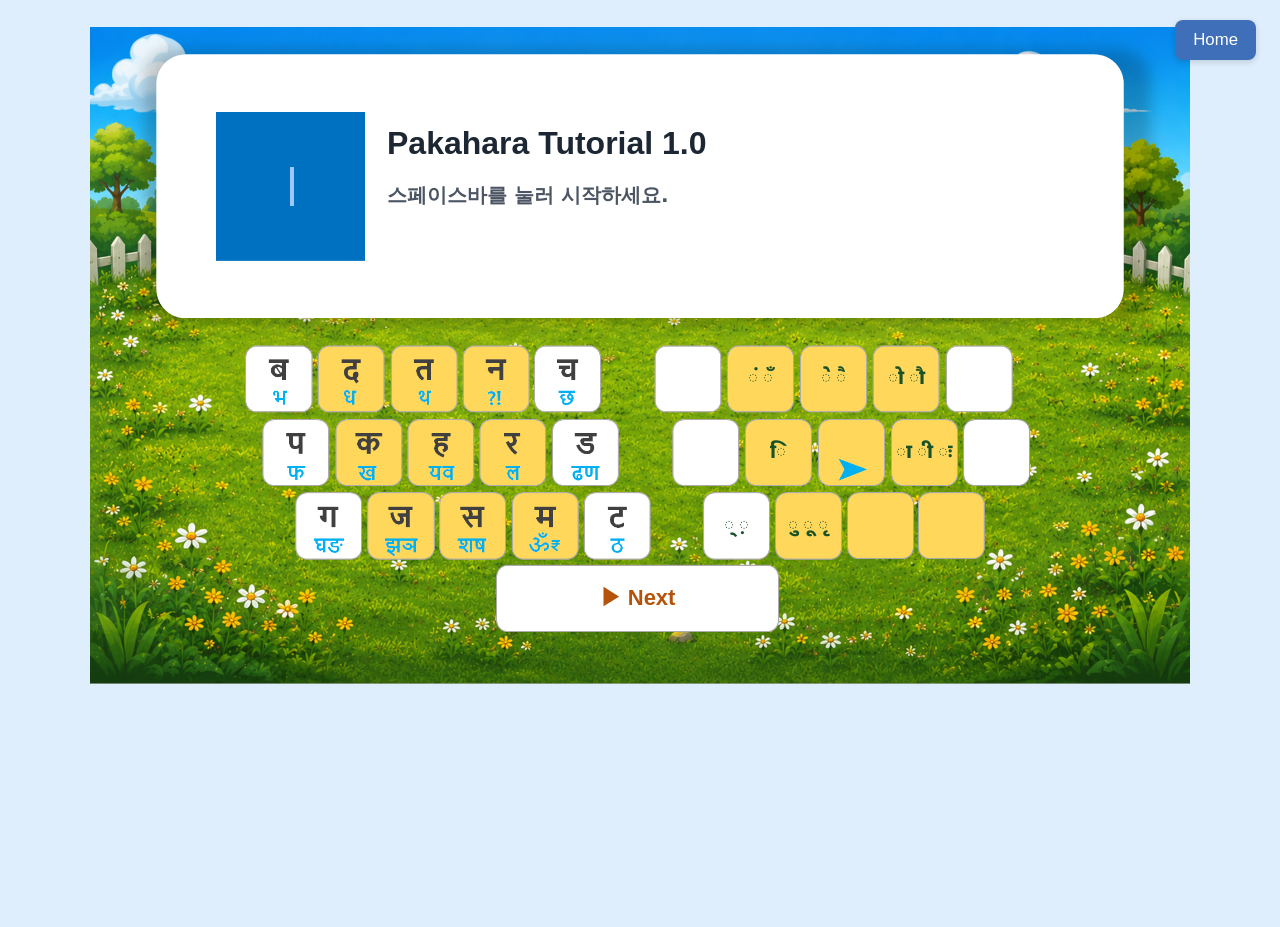
<file: tutorial_k.html>
<!DOCTYPE html>
<html lang="ko">
<head>
<meta charset="utf-8" />
<meta name="viewport" content="width=device-width, initial-scale=1.0" />
<title>पाकाहारा 튜토리얼</title>
<link href="https://fonts.googleapis.com/css2?family=Noto+Sans+Devanagari:wght@400;700;900&display=swap" rel="stylesheet">
<style>
  * { box-sizing: border-box; }
  html, body {
    height: 100%; margin: 0;
    font-family: 'Segoe UI', system-ui, -apple-system, Apple SD Gothic Neo, Noto Sans KR, Arial, sans-serif;
    background: #dfeefc;
  }

  #homeBtn {
    position: fixed; top: 20px; right: 24px; z-index: 10000;
    padding: 10px 18px; font-size: 1.05em;
    background-color: #3f6fb8; color: #fff;
    border: none; border-radius: 8px; cursor: pointer;
    box-shadow: 0 2px 6px rgba(0,0,0,0.15);
  }

  /* bg_tutorial.png(1972x1178)를 그대로 배경으로 쓰고, 그 위에 좌표(%)로 오버레이만 얹는다.
     img가 width:100%/height:auto로 원본 비율을 유지하므로 #stage의 실제 렌더 크기가
     달라져도 아래 %기반 오버레이들은 항상 이미지 위의 같은 자리를 가리킨다. */
  #stage {
    position: relative;
    width: min(1100px, 96vw);
    margin: clamp(10px, 3vh, 40px) auto 0;
  }
  #bg-img { display: block; width: 100%; height: auto; user-select: none; -webkit-user-drag: none; }

  .ov { position: absolute; pointer-events: none; }

  #progress-dots { left: 7.5%; top: 6%; display: flex; gap: 0.6%; }
  #progress-dots .dot { width: 1.1%; aspect-ratio: 1/1; border-radius: 50%; background: rgba(0,0,0,0.18); transition: background .2s; }
  #progress-dots .dot.done { background: #1b8a3c; }

  #monitor-text {
    left: 11.46%; top: 12.9%; width: 13.54%; height: 22.67%;
    display: flex; align-items: center; justify-content: center;
    color: #eaf3ff;
    font-family: 'Noto Sans Devanagari', sans-serif;
    font-weight: 900;
    font-size: clamp(26px, 3.9vw, 50px);
    text-align: center;
    word-break: break-word;
    line-height: 1.2;
  }
  /* 커서는 글자 바로 뒤(오른쪽)에 붙어서 깜빡인다 — 박스 중앙에 따로 고정하는 게
     아니라, "글자+커서"를 한 덩어리로 보고 그 덩어리 자체를 박스 중앙에 놓는다.
     "▏"(U+258F) 글리프는 자기 칸의 왼쪽 끝에 붙어 그려지는 문자라 커서 자리가
     이상하게 보였어서, 글자 대신 크기가 고정된 막대(div)를 직접 그린다. */
  #monitor-text .cursor {
    display: inline-block;
    width: 0.07em; height: 0.78em;
    margin-left: 0.06em;
    background: #9fc7f5;
    animation: blink 1s step-end infinite;
  }
  @keyframes blink { from, to { opacity: 0; } 50% { opacity: 1; } }
  .pending-space-dot { color: #6fa3d8; animation: blink 1s step-end infinite; }

  #board-text-wrap {
    left: 27%; top: 8%; width: 65.5%; height: 26%;
    display: flex; align-items: center;
  }
  /* 내부는 일반 인라인 흐름이어야 <br>과 띄어쓰기가 정상적으로 동작한다
     (부모를 flex로 만들면 글자별 span이 각각 flex item이 되어 개행/공백이 깨진다) */
  #board-text {
    width: 100%;
    font-size: clamp(14px, 1.85vw, 21px);
    line-height: 1.55;
    color: #1c2733;
    font-weight: 700;
  }
  /* 데바나가리 폰트는 같은 font-size라도 한글보다 작고 낮아 보여서, 강조해야 할
     글자들이 오히려 눈에 덜 띄는 역효과가 난다 — 살짝 키워서 균형을 맞춘다 */
  #board-text .dv { color: #b4550c; font-family: 'Noto Sans Devanagari', sans-serif; font-weight: 900; font-size: 1.2em; }
  #board-text .hl { color: #d9720f; font-family: 'Noto Sans Devanagari', sans-serif; font-weight: 900; font-size: 1.2em; }

  #board-sub {
    left: 27%; top: 34%; width: 65.5%; height: 5%;
    font-size: clamp(13px, 1.7vw, 18px); font-weight: 800; color: #16a34a;
  }

  /* 모음/부호 존(원본 이미지에선 비워둔 자리)에 상황에 맞는 문자를 그려 넣는다 */
  .sign-label {
    display: flex; align-items: center; justify-content: center;
    font-family: 'Noto Sans Devanagari', sans-serif;
    font-weight: 800; font-size: clamp(11px, 1.55vw, 20px);
    color: #1a5228; white-space: nowrap;
  }
  .sign-label.independent { color: #404040; }
  #key-k.sign-label { color: #0ea5e9; font-weight: 900; font-size: clamp(16px, 2.4vw, 30px); }
  #key-k.sign-label.active-group { color: #009fca; }
  #key-k.sign-label.independent { color: #404040; }

  /* 힌트: 지금 눌러야 할 키 "위"에 살짝 위아래로 움직이는 화살표 하나만 띄운다.
     키 내용(다음키의 하늘색 화살표/서브 자음 등) 자체는 절대 가리지 않는다. */
  #key-arrow {
    width: 0; transform: translateX(-50%);
    display: flex; flex-direction: column; align-items: center;
  }
  #key-arrow.hidden { display: none; }
  #key-arrow .tip {
    width: 0; height: 0;
    border-left: 1.1vw solid transparent;
    border-right: 1.1vw solid transparent;
    border-top: 1.5vw solid #d64545;
    max-width: 16px; max-height: 20px;
    border-left-width: 12px; border-right-width: 12px; border-top-width: 16px;
    animation: arrowBob 0.75s ease-in-out infinite;
    filter: drop-shadow(0 2px 2px rgba(0,0,0,.25));
  }
  @keyframes arrowBob { 0%,100% { transform: translateY(0); } 50% { transform: translateY(7px); } }

  /* Next: 스텝이 끝나면 스페이스바 영역에 라벨이 뜨고 깜빡인다(화살표 아님, 이미지와 안 겹침) */
  #next-label {
    left: 37.02%; top: 82%; width: 25.51%; height: 9.93%;
    display: none; align-items: center; justify-content: center;
    font-family: 'Segoe UI', sans-serif; font-weight: 900;
    font-size: clamp(14px, 2vw, 22px); color: #b45309;
  }
  #next-label.show { display: flex; animation: nextBlink 0.9s ease-in-out infinite; }
  @keyframes nextBlink { 0%,100% { opacity: 1; } 50% { opacity: 0.25; } }

  /* 스페이스바 평소 라벨(स्पेस/स्वर) — 진행상 Next를 띄울 때만 잠깐 이 자리를 내준다 */
  #space-label {
    left: 37.02%; top: 82%; width: 25.51%; height: 9.93%;
    display: flex; align-items: center; justify-content: center;
    font-family: 'Noto Sans Devanagari', sans-serif; font-weight: 700;
    font-size: clamp(14px, 2vw, 22px); color: #8b98a5;
  }
  #space-label.hide { display: none; }

  /* 시작 타이틀 — 타자 효과 없이 한 번에 찍혀 나온다(진행 멘트와 달리 정적) */
  .intro-title {
    font-family: 'Segoe UI', sans-serif; font-weight: 900;
    font-size: clamp(20px, 3vw, 32px); color: #1c2733; margin-bottom: 0.35em;
  }
  .intro-sub {
    font-size: clamp(14px, 1.85vw, 20px); font-weight: 700; color: #4b5563;
  }
</style>
</head>
<body>

<button id="homeBtn" onclick="location.href='index.html'">Home</button>

<div id="stage">
  <img id="bg-img" src="images/bg_tutorial.png" alt="" draggable="false" />

  <div id="progress-dots" class="ov"></div>
  <div id="monitor-text" class="ov"></div>
  <div id="board-text-wrap" class="ov"><div id="board-text"></div></div>
  <div id="board-sub" class="ov"></div>

  <div id="key-u" class="ov sign-label"></div>
  <div id="key-i" class="ov sign-label"></div>
  <div id="key-o" class="ov sign-label"></div>
  <div id="key-j" class="ov sign-label"></div>
  <div id="key-k" class="ov sign-label"></div>
  <div id="key-l" class="ov sign-label"></div>
  <div id="key-n" class="ov sign-label"></div>
  <div id="key-m" class="ov sign-label"></div>

  <div id="space-label" class="ov">स्पेस/स्वर</div>
  <div id="next-label" class="ov">▶ Next</div>

  <div id="key-arrow" class="ov hidden"><div class="tip"></div></div>
</div>

<script>
// ── 이미지(bg_tutorial.png, 1972x1178) 위 각 요소의 실측 좌표(px) → %로 변환 ──
const IMG_W = 1972, IMG_H = 1178;
function pctBox(x0, y0, x1, y1) {
  return { left: x0 / IMG_W * 100, top: y0 / IMG_H * 100, width: (x1 - x0) / IMG_W * 100, height: (y1 - y0) / IMG_H * 100 };
}
const KEY_BOXES = {
  q: pctBox(280,573,397,689), w: pctBox(410,573,526,689), e: pctBox(541,573,657,689), r: pctBox(670,573,786,689), t: pctBox(798,573,914,689),
  a: pctBox(311,705,427,821), s: pctBox(442,705,558,821), d: pctBox(571,705,687,821), f: pctBox(700,705,816,821), g: pctBox(830,705,946,821),
  z: pctBox(370,836,486,953), x: pctBox(499,836,616,953), c: pctBox(628,836,744,953), v: pctBox(758,836,874,953), b: pctBox(887,836,1003,953),
  u: pctBox(1144,573,1260,689), i: pctBox(1275,573,1391,689), o: pctBox(1405,573,1521,689),
  j: pctBox(1176,705,1292,821), k: pctBox(1307,705,1423,821), l: pctBox(1438,705,1554,821),
  n: pctBox(1101,836,1217,953), m: pctBox(1230,836,1346,953),
  space: pctBox(730,966,1233,1083),
};
function placeOverlay(el, box) {
  el.style.left = box.left + '%'; el.style.top = box.top + '%';
  el.style.width = box.width + '%'; el.style.height = box.height + '%';
}
['u','i','o','j','k','l','n','m'].forEach(k => placeOverlay(document.getElementById('key-' + k), KEY_BOXES[k]));

// ── 자음 그룹 / 물리 QWERTY 레이아웃(자음 라벨은 이미지에 이미 그려져 있으므로 여기선
//    라우팅용 정의만 필요하다) ──
const consonantGroups = {
  'क': ['क','ख'], 'ग': ['ग','घ'], 'च': ['च','छ'], 'ज': ['ज','झ'],
  'ट': ['ट','ठ'], 'ड': ['ड','ढ'], 'त': ['त','थ'], 'द': ['द','ध'],
  'न': ['न','ण','ञ'], 'प': ['प','फ'], 'ब': ['ब','भ'], 'म': ['म','ङ'],
  'र': ['र','ल','ळ'], 'ह': ['ह','य','व'], 'स': ['स','श','ष'],
};
const CONSONANT_KEYS = {
  q:'ब', w:'द', e:'त', r:'न', t:'च',
  a:'प', s:'क', d:'ह', f:'र', g:'ड',
  z:'ग', x:'ज', c:'स', v:'म', b:'ट',
};
const SIGN_DEFS = {
  u: { chars:['ं','ँ'], indep:['ॐ'] },
  i: { chars:['े','ै'], indep:['ए','ऐ'] },
  o: { chars:['ो','ौ'], indep:['ओ','औ'] },
  j: { chars:['ि'], indep:['इ'], id:'r1c0' },
  l: { chars:['ा','ी','ः'], indep:['आ','ई'], id:'r1c2' },
  n: { chars:['्','़'], indep:['卐','卍'], id:'r2c0' },
  m: { chars:['ु','ू','ृ'], indep:['उ','ऊ','ऋ'], id:'r2c1' },
};

let state = {
  activeRoot: null, activeCharIdx: 0,
  lastSignKey: null, signTapIdx: 0,
  signIndepMode: false, independentMode: false,
};

let rawText = '';
const getText = () => rawText;
const monitorEl = document.getElementById('monitor-text');
const setText = t => {
  rawText = t;
  const pending = t.endsWith(' ');
  const body = pending ? t.slice(0, -1) : t;
  const esc = body.replace(/&/g,'&amp;').replace(/</g,'&lt;').replace(/>/g,'&gt;');
  const dot = pending ? `<span class="pending-space-dot">•</span>` : '';
  monitorEl.innerHTML = esc + dot + `<span class="cursor"></span>`;
};
const appendText = c => setText(getText() + c);
const replaceLastChar = c => { const t = getText(); if (!t.length) return; setText(t.slice(0,-1)+c); };
const doBackspace = () => { const t = getText(); if (!t.length) return; setText(t.slice(0,-1)); };

function getRootOf(char) {
  for (const [root, arr] of Object.entries(consonantGroups)) if (arr.includes(char)) return root;
  return null;
}
function independentActive() {
  if (state.independentMode) return true;
  return getText().endsWith(' ');
}
function handleConsonant(root) {
  appendText(root);
  state.activeRoot = root; state.activeCharIdx = 0;
  state.lastSignKey = null; state.signTapIdx = 0;
  state.independentMode = false;
  updateKbdUI();
}
function handleNext() {
  if (independentActive()) {
    if (state.lastSignKey === 'K' && state.signIndepMode) return;
    const t = getText();
    if (t.endsWith(' ')) setText(t.slice(0, -1));
    appendText('अ');
    state.independentMode = true;
    state.lastSignKey = 'K'; state.signTapIdx = 0; state.signIndepMode = true;
    state.activeRoot = null; state.activeCharIdx = 0;
    updateKbdUI(); return;
  }
  if (!state.activeRoot) return;
  const arr = consonantGroups[state.activeRoot];
  const nextIdx = (state.activeCharIdx + 1) % arr.length;
  replaceLastChar(arr[nextIdx]);
  state.activeCharIdx = nextIdx;
  state.lastSignKey = null; state.signTapIdx = 0;
  updateKbdUI();
}
function handleVowelKey(key, def) {
  const isIndep = independentActive();
  const chars = isIndep ? (def.indep ? def.indep.concat(def.chars) : def.chars) : def.chars;
  if (state.lastSignKey === def.id && state.signIndepMode === isIndep) {
    state.signTapIdx = (state.signTapIdx + 1) % chars.length;
    setText(getText().slice(0, -1) + chars[state.signTapIdx]);
  } else {
    if (isIndep) {
      const t = getText();
      if (t.endsWith(' ')) setText(t.slice(0, -1));
      appendText(chars[0]);
      state.independentMode = true;
    } else {
      appendText(chars[0]);
    }
    state.lastSignKey = def.id; state.signTapIdx = 0; state.signIndepMode = isIndep;
  }
  state.activeRoot = null; state.activeCharIdx = 0;
  updateKbdUI();
}
function handleBS() {
  doBackspace();
  state.lastSignKey = null; state.signTapIdx = 0; state.independentMode = false;
  const t = getText();
  const last = t.length ? t[t.length - 1] : null;
  const root = last ? getRootOf(last) : null;
  state.activeRoot = root;
  state.activeCharIdx = root ? consonantGroups[root].indexOf(last) : 0;
  updateKbdUI();
}
function handleSpace() {
  appendText(' ');
  state.activeRoot = null; state.activeCharIdx = 0;
  state.lastSignKey = null; state.signTapIdx = 0;
  state.independentMode = false;
  updateKbdUI();
}
function isDiacritic(c) {
  const cp = c.codePointAt(0);
  return (cp >= 0x0900 && cp <= 0x0903) || cp === 0x093C || (cp >= 0x093E && cp <= 0x094D);
}
function updateKbdUI() {
  const isIndep = independentActive();
  const nextEl = document.getElementById('key-k');
  nextEl.classList.toggle('independent', isIndep);
  nextEl.classList.toggle('active-group', !isIndep && !!state.activeRoot);
  // 평소(대기) 상태의 하늘색 화살표는 bg_tutorial.png 자체에 이미 그려져 있으므로,
  // 여기서는 보여줄 게 있을 때만(서브 자음/अ) 그 위에 겹쳐 쓰고, 그 외엔 비워 둔다.
  if (isIndep) nextEl.textContent = 'अ';
  else if (state.activeRoot) nextEl.textContent = consonantGroups[state.activeRoot].slice(1).join(' ');
  else nextEl.textContent = '';

  Object.entries(SIGN_DEFS).forEach(([key, def]) => {
    const el = document.getElementById('key-' + key);
    const chars = isIndep ? (def.indep || def.chars) : def.chars;
    el.classList.toggle('independent', isIndep && !!def.indep);
    el.textContent = chars.map(c => isDiacritic(c) ? '◌'+c : c).join(' ');
  });
}
function resetEditor() {
  setText('');
  state = { activeRoot:null, activeCharIdx:0, lastSignKey:null, signTapIdx:0, signIndepMode:false, independentMode:false };
  updateKbdUI();
}

// ── 튜토리얼 대사/연출 ─────────────────────────────────────────────
function seg(text, cls) { return { text, cls: cls || '' }; }

const TAP_AGAIN = '한 번 더 눌러보세요.';

const STEPS = [
  {
    id: 'groups', type: 'info',
    segments: [
      seg('각 자음들은 비슷한 발음끼리 모아 있어요.\n예: '),
      seg('पफ', 'dv'), seg(', '),
      seg('कख', 'dv'), seg(', '),
      seg('हयव', 'dv'), seg(' 등'),
    ],
  },
  {
    id: 'kha', type: 'exercise',
    segments: [
      seg('서브 자음들은 대표 자음 + 다음키로 입력해요.\n지금 \''),
      seg('ख', 'dv'), seg('\'를 입력해 보세요.'),
    ],
    firstHint: 's',
    successText: '잘했어요!',
    evaluate() {
      const t = getText();
      if (t === 'ख') return { status: 'success' };
      if (t === 'क') return { status: 'partial', hint: 'k' };
      return { status: 'mismatch' };
    },
  },
  {
    id: 'mnemonic', type: 'info',
    segments: [
      seg('자음 배열은 머릿글자로 이렇게 외워보세요.\n'),
      seg('1행: '),
      seg('बे','hl'), seg('हतर '), seg('दि','hl'), seg('शा, '),
      seg('त','hl'), seg('था '), seg('न','hl'), seg('वाचार '),
      seg('चा','hl'), seg('हिए'),
      seg('\n2행: '),
      seg('पाकाहारा','hl'), seg(' '), seg('डा','hl'), seg('उनलोड करो!'),
      seg('\n3행: '),
      seg('ग','hl'), seg('ज '), seg('जा','hl'), seg('गा, '),
      seg('स','hl'), seg('च '), seg('में','hl'), seg(' '),
      seg('टॉ','hl'), seg('प है!'),
    ],
  },
  {
    id: 'placement', type: 'info',
    segments: [
      seg('모음과 부호는 자음에 붙는 위치에 맞게 배열되어 있어요.\n위에 붙는 건 위에, 아래에 붙는 건 아래에.\n특히 '),
      seg('할란트', 'dv'), seg('의 위치도 잘 기억해 두세요.'),
    ],
  },
  {
    id: 'multitap', type: 'exercise',
    segments: [
      seg('부호들은 멀티탭으로 입력합니다.\n\''),
      seg('जी', 'dv'), seg('\'를 입력해 보세요.'),
    ],
    firstHint: 'x',
    successText: '정확해요!',
    evaluate() {
      const t = getText();
      if (t === 'जी') return { status: 'success' };
      if (t === 'जा') return { status: 'partial', hint: 'l', tapAgain: true };
      if (t === 'ज') return { status: 'partial', hint: 'l' };
      return { status: 'mismatch' };
    },
  },
  {
    id: 'independent', type: 'exercise',
    segments: [
      seg('독립 모음은 공란을 먼저 누르면 모음키들이 독립 모음 모드로 전환됩니다.\n\''),
      seg('आ', 'dv'), seg('\'를 입력해 보세요.'),
    ],
    firstHint: 'space',
    successText: '완벽해요!',
    evaluate() {
      const t = getText();
      if (t === 'आ') return { status: 'success' };
      if (t === ' ') return { status: 'partial', hint: 'l' };
      return { status: 'mismatch' };
    },
  },
  {
    id: 'outro', type: 'info', final: true,
    segments: [ seg('정말 잘하셨어요! 이제 직접 연습해 볼까요?') ],
  },
];

let stepIdx = 0;
let nextReady = false;
let typewriterTimer = null;

const boardTextEl = document.getElementById('board-text');
const boardSubEl = document.getElementById('board-sub');
const stageEl = document.getElementById('stage');
const nextLabelEl = document.getElementById('next-label');
const spaceLabelEl = document.getElementById('space-label');
const arrowEl = document.getElementById('key-arrow');

function buildProgressDots() {
  const wrap = document.getElementById('progress-dots');
  const milestoneCount = STEPS.filter(s => !s.final).length;
  for (let i = 0; i < milestoneCount; i++) {
    const d = document.createElement('span');
    d.className = 'dot';
    wrap.appendChild(d);
  }
}
function updateProgress(i) {
  const dots = document.querySelectorAll('#progress-dots .dot');
  dots.forEach((d, idx) => d.classList.toggle('done', idx < i));
}

// 지금 눌러야 할 키 "바로 위"에 화살표 하나만 띄운다(스페이스바도 폭 중앙 기준으로
// 동일하게 가리킨다 — 독립모음 단계에서 스페이스를 먼저 눌러야 한다는 걸 화살표로도
// 알려줘야 한다).
function showArrow(name) {
  if (!name) { hideArrow(); return; }
  const box = KEY_BOXES[name];
  if (!box) { hideArrow(); return; }
  arrowEl.style.left = (box.left + box.width / 2) + '%';
  arrowEl.style.top = (box.top - 3.4) + '%';
  arrowEl.classList.remove('hidden');
}
function hideArrow() { arrowEl.classList.add('hidden'); }

function setSubText(t) { boardSubEl.textContent = t || ''; }

// ── 타자 효과 + 효과음 ──────────────────────────────────────────
let audioCtx = null;
function ensureAudio() {
  if (!audioCtx) {
    const AC = window.AudioContext || window.webkitAudioContext;
    if (AC) audioCtx = new AC();
  }
  if (audioCtx && audioCtx.state === 'suspended') audioCtx.resume();
}
function playTick() {
  if (!audioCtx) return;
  const t = audioCtx.currentTime;
  const osc = audioCtx.createOscillator();
  const gain = audioCtx.createGain();
  osc.type = 'square';
  osc.frequency.value = 1150 + Math.random() * 220;
  gain.gain.setValueAtTime(0.05, t);
  gain.gain.exponentialRampToValueAtTime(0.0001, t + 0.045);
  osc.connect(gain).connect(audioCtx.destination);
  osc.start(t); osc.stop(t + 0.05);
}

const TYPE_DELAY = 42;
function typeText(segments, onDone) {
  clearTimeout(typewriterTimer);
  boardTextEl.innerHTML = '';
  const flat = [];
  segments.forEach(s => { for (const ch of s.text) flat.push({ ch, cls: s.cls }); });
  let i = 0;
  function step() {
    if (i >= flat.length) { onDone && onDone(); return; }
    const { ch, cls } = flat[i];
    if (ch === '\n') {
      boardTextEl.appendChild(document.createElement('br'));
    } else {
      const span = document.createElement('span');
      if (cls) span.className = cls;
      span.textContent = ch;
      boardTextEl.appendChild(span);
      if (ch.trim()) playTick();
    }
    i++;
    typewriterTimer = setTimeout(step, TYPE_DELAY);
  }
  step();
}

function startNextWait() {
  nextReady = true;
  nextLabelEl.classList.add('show');
  spaceLabelEl.classList.add('hide');
}
function stopNextWait() {
  nextReady = false;
  nextLabelEl.classList.remove('show');
  spaceLabelEl.classList.remove('hide');
}
function scheduleNextWait(delay) {
  setTimeout(startNextWait, delay || 550);
}

function showStep(i) {
  hideArrow(); stopNextWait();
  setSubText('');
  updateProgress(i);
  const step = STEPS[i];
  // 모니터/다음키/모음키처럼 진행에 따라 바뀌는 부분은 단계가 바뀔 때마다(정보 단계로
  // 넘어갈 때도) 곧바로 리셋해서, 이전 단계의 흔적이 다음 장면까지 남지 않게 한다.
  resetEditor();
  typeText(step.segments, () => {
    if (step.type === 'info') {
      scheduleNextWait();
    } else {
      setTimeout(() => showArrow(step.firstHint), 550);
    }
  });
}

function advanceStep() {
  stopNextWait();
  stepIdx++;
  if (stepIdx >= STEPS.length) {
    window.location.href = 'pc_demo_windows.html';
    return;
  }
  showStep(stepIdx);
}

function onExerciseSuccess(step) {
  hideArrow();
  setSubText(step.successText);
  scheduleNextWait(650);
}

function afterExerciseKey() {
  const step = STEPS[stepIdx];
  const r = step.evaluate();
  if (r.status === 'success') { onExerciseSuccess(step); return; }
  if (r.status === 'partial') {
    showArrow(r.hint);
    setSubText(r.tapAgain ? TAP_AGAIN : '');
    return;
  }
  resetEditor();
  setSubText('');
  showArrow(step.firstHint);
}

// ── 물리 키보드 입력 ───────────────────────────────────────────
const ignoredKeys = new Set(['shift','control','alt','meta','capslock','tab','escape',
  'arrowleft','arrowright','arrowup','arrowdown',
  'f1','f2','f3','f4','f5','f6','f7','f8','f9','f10','f11','f12']);

// 시작 화면: 타자 효과 없이 타이틀/안내를 한 번에 찍어 두고, 스페이스바의 Next만
// 깜빡인다. 이 화면에서의 스페이스 입력이 곧 첫 실제 사용자 제스처라, 그때 오디오도
// 함께 풀려서 1단계부터 타자 효과음이 정상적으로 나온다.
let started = false;
function renderIntro() {
  boardTextEl.innerHTML =
    '<div class="intro-title">Pakahara Tutorial 1.0</div>' +
    '<div class="intro-sub">스페이스바를 눌러 시작하세요.</div>';
  setSubText('');
  startNextWait();
}
function startTutorial() {
  started = true;
  showStep(0);
}

window.addEventListener('keydown', (e) => {
  ensureAudio();
  const raw = e.key;
  const isSpace = raw === ' ' || e.code === 'Space' || raw === 'Spacebar';
  const k = isSpace ? ' ' : (raw || '').toLowerCase();
  if (!isSpace && ignoredKeys.has(k)) return;
  e.preventDefault();

  if (!started) { if (k === ' ') startTutorial(); return; }

  if (nextReady) {
    if (k === ' ') advanceStep();
    return;
  }

  const step = STEPS[stepIdx];
  if (step.type !== 'exercise') return;

  if (k === 'backspace') { handleBS(); afterExerciseKey(); return; }
  if (k === ' ') { handleSpace(); afterExerciseKey(); return; }

  if (CONSONANT_KEYS[k]) { handleConsonant(CONSONANT_KEYS[k]); afterExerciseKey(); return; }
  if (k === 'k') { handleNext(); afterExerciseKey(); return; }
  if (SIGN_DEFS[k]) { handleVowelKey(k, SIGN_DEFS[k]); afterExerciseKey(); return; }
});

// ── 시작 ───────────────────────────────────────────────────────
resetEditor();
buildProgressDots();
renderIntro();
</script>
</body>
</html>
</file>
<file: keyboard.css>
* { box-sizing: border-box; margin: 0; padding: 0; }
html, body {
  height: 100%; background: #6b7280;
  font-family: 'Noto Sans Devanagari', sans-serif;
  overflow: hidden;
  display: flex;
  justify-content: center;
  align-items: flex-end;
}
#phone-wrap {
  width: min(100%, 480px);
  height: 100%;
  max-height: 900px;
  display: flex;
  flex-direction: column;
  background: #e8e4dc;
  box-shadow: 0 -5px 40px rgba(0,0,0,0.5);
  border-radius: 12px 12px 0 0;
  position: relative;
  overflow: hidden;
}
#action-bar {
  display: flex; align-items: center; justify-content: space-between;
  padding: 8px 12px; background: #1a3a2a; border-bottom: 2px solid #4caf80;
}
#action-bar .title { color: #4caf80; font-size: 15px; font-weight: bold; letter-spacing: 1px; }
.action-btn { padding: 5px 12px; border-radius: 6px; border: none; font-size: 12px; font-weight: 700; cursor: pointer; }
.action-btn.reset { background: #6b7280; color: #fff; }
/* 튜토리얼이 진행되는 동안은 이 기본 액션바 대신 #tutorial-topbar가 그 자리를 차지한다 */
#action-bar.tutorial-hidden { display: none; }

.cursor { color: #4caf80; animation: blink 1s step-end infinite; font-weight: 100; }
@keyframes blink { from, to { opacity: 0; } 50% { opacity: 1; } }

/* 아직 확정되지 않은 맨 끝 공란 자리 표시자 — 실제 InputConnection의 조합 중(composing)
   텍스트처럼 밑줄로 "여기 아직 확정 안 됐다(독립모음이 뒤따르면 대체될 수 있다)"는 상태를
   알린다. 커서와 달리 깜빡이지 않는다 — 실제 조합 텍스트 밑줄도 정적이라 깜빡이는 건 커서뿐. */
.pending-space-underline { border-bottom: 2px solid #9a9488; }

#keyboard-wrap {
  position: relative;
  width: 100%;
  flex-shrink: 0;
  border-top: 1px solid #888;
  background: #b5b0a8;
  touch-action: none; /* 브라우저 기본 핀치줌/패닝을 막고 제스처를 JS가 전담 처리 */
  cursor: ns-resize; /* PC에서 마우스로도 상하 스와이프(드래그)가 가능함을 알림 */
  /* 오래 누르기(길게 터치)를 해도 이미지 저장/복사 콜아웃이나 텍스트 선택이 절대
     뜨지 않도록 이 영역 전체를 막는다 — contextmenu 자체는 keyboard.js가 막는다. */
  -webkit-touch-callout: none;
  -webkit-user-select: none;
  user-select: none;
}
#kbd-image { display: block; width: 100%; height: auto; user-select: none; -webkit-user-drag: none; -webkit-touch-callout: none; }
#kbd { position: absolute; top: 0; left: 0; right: 0; bottom: 0; touch-action: none; }

/* 눌린 키 위에 뜨는 말풍선: 그 키의 대표 문자(들)를 손가락에 가리지 않게 보여준다. */
#key-bubble {
  position: absolute; z-index: 32; left: 0; top: 0;
  pointer-events: none;
  background: #faf7f2; color: #1a1208;
  border-radius: 10px; padding: 3% 5%;
  font-family: 'Noto Sans Devanagari', sans-serif; font-weight: 700;
  font-size: clamp(15px, 5.6vw, 24px);
  white-space: nowrap;
  box-shadow: 0 4px 14px rgba(0,0,0,0.35);
  opacity: 0; transform: translate(-50%, calc(-100% - 8px)) scale(0.85);
  transition: opacity 0.08s ease, transform 0.08s ease;
}
#key-bubble.show { opacity: 1; transform: translate(-50%, calc(-100% - 8px)) scale(1); }
#key-bubble::after {
  content: ''; position: absolute; left: 50%; bottom: -6px; transform: translateX(-50%);
  border-left: 7px solid transparent; border-right: 7px solid transparent;
  border-top: 7px solid #faf7f2;
}

.kbd-btn {
  position: absolute;
  background: transparent;
  border: none;
  cursor: pointer;
  -webkit-tap-highlight-color: transparent;
  user-select: none;
  touch-action: none;
  display: flex; align-items: center; justify-content: center;
  font-family: 'Noto Sans Devanagari', sans-serif;
  font-weight: bold;
  padding: 0;
}
.kbd-btn:active { opacity: 0.5; }

/* 자음키/백스페이스/123/스페이스/엔터: 이미지에 이미 라벨이 그려져 있어 텍스트 없음 */
.kbd-cons, .kbd-bs, .kbd-123, .kbd-space, .kbd-enter { font-size: 0; }

/* 영문 글자키의 투명 클릭 영역 — 표시는 별도 라벨(kbd-eng-letter)이 맡는다 */
.kbd-eng-hit { font-size: 0; }

/* 모음·부호키 + 다음키: 이미지가 공란이라 JS가 라벨을 그려 넣음 */
.kbd-label {
  flex-direction: row; flex-wrap: nowrap;
  justify-content: center; align-items: center;
  gap: 0 3px; line-height: 1;
  color: #3a6b1f; font-weight: 700;
  overflow: hidden;
}
.kbd-label .label-item { line-height: 1; white-space: nowrap; }
.kbd-label.count-1 .label-item,
.kbd-label.count-2 .label-item { font-size: clamp(11px, 4.2vw, 19px); }
.kbd-label.count-3 .label-item { font-size: clamp(8px, 3.0vw, 14px); }
.kbd-label.next-idle .label-item { color: #9a9488; font-weight: 900; transform: translateY(-0.28em); }

/* 다음키(K): 자판에서 가장 중요한 키라 항상 더 크게 (최대 2글자만 표시되므로 여유 있음) */
.kbd-label.kbd-next.count-1 .label-item,
.kbd-label.kbd-next.count-2 .label-item { font-size: clamp(15px, 5.6vw, 25px); }
.kbd-label.kbd-next.next-idle.count-1 .label-item { font-size: clamp(13px, 4.6vw, 20px); }
.kbd-label.kbd-next { gap: 0 1px; }
/* 배경 이미지의 다음키 화살표가 커지면서 가운데 정렬된 글자와 겹치게 돼, 화살표보다
   위로 살짝 띄운다(next-idle은 기존 0.12em 보정과 합쳐 -0.28em). */
.kbd-label.kbd-next .label-item { transform: translateY(-0.4em); }
.kbd-label.independent .label-item { color: #404040; }
.kbd-label.next-active { color: #00b0f0; }

/* 영문 모드: 로마자 글자 라벨 */
.kbd-label.kbd-eng-letter { color: #1a1208; font-weight: 700; }
.kbd-label.kbd-eng-letter .label-item { font-size: clamp(15px, 5.6vw, 25px); }

/* 시프트 키: 초록 점은 시프트락 표시등 전용 — 일시 대문자(once)는 키캡 자체가 이미
   대문자로 바뀌어 보이므로 따로 켤 필요가 없다 */
.kbd-shift { font-size: 0; }
.kbd-shift .shift-dot {
  position: absolute; top: 10%; right: 12%;
  width: 16%; height: 16%; border-radius: 50%;
  background: transparent; transition: background 0.15s;
}
.kbd-shift.locked .shift-dot { background: #22c55e; box-shadow: 0 0 6px rgba(34,197,94,0.9); }

/* 숫자/기호 자판: 이미지에 라벨이 이미 그려져 있어 텍스트 없음 */
.kbd-func { font-size: 0; }

/* 스페이스바 라벨: 이미지가 공란이라 JS가 독립모음 모드 상태에 맞춰 그려 넣음 */
.kbd-space-label {
  position: absolute; pointer-events: none;
  display: flex; align-items: center; justify-content: center;
  gap: 0 4px;
}
.kbd-space-label .sp-part { font-weight: 700; font-size: clamp(13px, 4vw, 20px); }
.kbd-space-label .sp-part.dark { color: #1a1208; }
.kbd-space-label .sp-part.gray { color: #9a9488; }

/* 엔터키 라벨: 이미지엔 라벨을 안 그려 넣는다 — 실제 제품에서는 return/go/search/
   send/done처럼 OS·입력 상황에 따라 바뀌는 값이라 항상 JS(런타임)가 그려야 하기
   때문이다. 이 데모는 그 상황별 라벨 하나를 대표로 보여준다. */
.kbd-enter-label {
  position: absolute; pointer-events: none;
  display: flex; align-items: center; justify-content: center;
  color: #2b2620; font-weight: 700; font-size: clamp(13px, 4.2vw, 18px);
}

/* 인트로: 첫 진입 시 뜨는 시작 카드. 첫 안내 문구 + 시작 버튼만 있는 단순한 모달. */
#tutorial-intro-overlay {
  position: absolute; inset: 0; z-index: 50;
  background: rgba(0,0,0,0.6);
  display: none;
  align-items: center; justify-content: center;
  padding: 5%;
}
#tutorial-intro-overlay.show { display: flex; }
#tutorial-intro-card {
  background: #faf7f2; border-radius: 14px;
  padding: 8% 6%; width: 100%;
  box-shadow: 0 10px 40px rgba(0,0,0,0.5);
  text-align: center;
}
#tutorial-intro-title { font-size: clamp(16px, 5.4vw, 21px); font-weight: 900; color: #4c7a3a; margin-bottom: 5%; letter-spacing: 1px; }
/* 카드 자체(제목/버튼)는 가운데 정렬을 유지하되, 타자 효과가 도는 본문만 왼쪽 정렬로
   덮어써서 글자가 늘어날 때 이미 찍힌 글자가 옆으로 밀리지 않게 한다. */
#tutorial-intro-text { font-size: clamp(15px, 4.8vw, 20px); font-weight: 700; color: #1a1208; line-height: 1.5; margin-bottom: 7%; text-align: left; }
#tutorial-start-btn {
  padding: 2.6% 12%; border: none; border-radius: 10px;
  background: #22c55e; color: #fff; font-weight: 700;
  font-size: clamp(14px, 4.6vw, 19px); cursor: pointer;
}

/* 진행형 튜토리얼: 화살표(스와이프 존/키 안내)는 키보드 영역 위에 얹히는 레이어에
   그대로 남아 있다. 진행바/문구/입력 미리보기는 tutorial.png 상단바(#tutorial-topbar)로
   옮겨졌다. 키 입력/스크롤은 그대로 통과해야 하므로 pointer-events:none으로 둔다. */
#tutorial-layer { position: absolute; inset: 0; z-index: 35; pointer-events: none; }

@keyframes tut-shake {
  0%, 100% { transform: translateX(0); }
  20% { transform: translateX(-6px); }
  40% { transform: translateX(6px); }
  60% { transform: translateX(-4px); }
  80% { transform: translateX(4px); }
}

/* 튜토리얼 진행 중에만 뜨는 상단바: tutorial.png(위쪽 밝은 안내 영역 + 아래쪽 어두운
   문구 영역)를 배경 이미지로 쓰고, 그 위에 진행 점/입력 미리보기 상자/뒤로가기 버튼을
   이미지 속 그 자리에 맞춰 겹쳐 그린다(퍼센트 좌표는 키보드 오버레이와 같은 방식).
   튜토리얼이 끝나면 다시 기존 action-bar로 돌아간다. */
#tutorial-topbar {
  position: relative; width: 100%; flex-shrink: 0;
  display: none;
}
#tutorial-topbar.show { display: block; }
#tutorial-topbar-image { display: block; width: 100%; height: auto; user-select: none; -webkit-user-drag: none; }

/* 진행 점 5개: 이미지에 이미 그려진 회색 점 위에 정확히 겹쳐서, 완료된 단계만 초록으로 덮는다 */
#tutorial-progress { position: absolute; top: 33.86%; height: 9.06%; left: 0; right: 0; }
#tutorial-progress .seg {
  position: absolute; top: 0; height: 100%; width: 3.53%;
  border-radius: 50%; background: transparent; transition: background 0.25s;
}
#tutorial-progress .seg.done { background: #22c55e; }
#tutorial-progress .seg:nth-child(1) { left: 7.69%; }
#tutorial-progress .seg:nth-child(2) { left: 12.66%; }
#tutorial-progress .seg:nth-child(3) { left: 17.63%; }
#tutorial-progress .seg:nth-child(4) { left: 22.60%; }
#tutorial-progress .seg:nth-child(5) { left: 27.56%; }

/* 입력 미리보기 상자: 흰 사각형은 이미지에 이미 그려져 있어 배경 없이 텍스트+커서만 얹는다.
   조합 단계에서 지금까지 입력된 글자를 보여주고, 그 외 단계에서는 커서만 항상 깜빡인다. */
#tutorial-demo-box {
  position: absolute; left: 42.22%; top: 8.69%; width: 19.87%; height: 41.34%;
  display: flex; align-items: center; justify-content: center; gap: 2%;
  font-family: 'Noto Sans Devanagari', sans-serif; font-weight: 700; color: #1a1208;
  font-size: clamp(28px, 11vw, 46px);
  line-height: 1;
  overflow: hidden;
}
#tutorial-demo-box .cursor { font-size: clamp(28px, 11vw, 46px); }
/* #editor의 white-space:pre-wrap과 같은 이유 — 기본값(normal)이면 .pending-space-underline
   안의 미확정 공란(공백 한 글자뿐인 텍스트 노드)이 폭 0으로 접혀버려 밑줄이 그려질 자리
   자체가 없어진다(밑줄 span은 실제로 그려지는데 보이지 않던 원인). */
#tutorial-demo-text { white-space: pre; }

/* 뒤로가기 버튼: 이미지 속 화살표+"Back" 글자 위에 투명 버튼만 얹어 클릭 영역으로 쓴다 */
#tutorial-back-btn {
  position: absolute; left: 69.07%; top: 18.11%; width: 21.63%; height: 17.32%;
  background: transparent; border: none; padding: 0; margin: 0; cursor: pointer;
}

/* 안내 문구: 이미지 아래쪽 어두운 영역 위에 얹는다(오답 시 이 영역이 흔들린다) */
/* 왼쪽 정렬 + 세로만 중앙 정렬: 가운데 정렬이면 타자 효과로 글자가 늘어날 때마다
   전체 줄이 다시 가운데로 재배치되면서 이미 찍힌 글자들까지 옆으로 밀려 보인다.
   PC 튜토리얼(tutorial.html의 #board-text)과 같은 방식으로, 왼쪽 고정점에서
   오른쪽으로만 늘어나게 한다. */
#tutorial-banner {
  position: absolute; left: 6%; right: 6%; top: 60.5%; bottom: 4%;
  display: flex; align-items: center;
  text-align: left;
}
#tutorial-banner.shake { animation: tut-shake 0.4s; }
#tutorial-text { width: 100%; color: #f5f0e8; font-weight: 700; font-size: clamp(16px, 5.2vw, 22px); line-height: 1.4; }

/* 스와이프 존 안내: 좌/중/우 1/3 구역 중 지금 안내 중인 구역 위로 옮겨져서, 스페이스바
   보다 살짝 위에서 시작한 엄지가 위로 살짝 스치듯 지나가는 걸 한 번만 보여준다(반복 X).
   같은 단계를 다시 보여줘야 할 때(오답 피드백 등)는 JS가 애니메이션을 처음부터 재생시킨다. */
#tutorial-zone-arrow {
  position: absolute; top: 0; bottom: 0;
  transition: left 0.25s ease;
}
#tutorial-zone-arrow.hidden { display: none; }
/* 엄지 밑에 깔리는 배경 화살표(swipe.png, 위로 갈수록 진해지는 파란 그라데이션).
   위치는 안 움직이고 투명도만 변한다 — 엄지가 스와이프하는 동안 같이 나타나 있다가,
   엄지가 사라지고 난 뒤에도 잠깐 남아 있다 천천히(슬그머니) 옅어져 사라진다.
   thumb-wrap보다 먼저 마크업에 있어서(z-index 없이도) 항상 엄지 뒤에 깔린다. */
#tutorial-swipe-bg-arrow {
  position: absolute; left: 50%; top: 40%;
  transform: translate(-50%, -50%);
  width: clamp(28px, 9vw, 40px); height: auto;
  opacity: 0;
  pointer-events: none;
}
#tutorial-swipe-bg-arrow.play { animation: tut-arrow-bg-fade 6s ease-out; }
@keyframes tut-arrow-bg-fade {
  0%   { opacity: 1; }
  15%  { opacity: 1; }
  45%  { opacity: 1; }
  100% { opacity: 0; }
}
/* 그림 속 엄지는 판 전체(직사각형)를 채우고 있지만 실제로 화면에 닿는 부분(손톱 반대
   쪽의 볼록한 지문 쪽)은 판의 정중앙이 아니라 한쪽으로 치우쳐 있어서, 판 자체를
   50%로 맞추면 닿는 지점이 존 중앙에서 벗어나 보인다. 오른손 그림은 그 지점이 오른쪽에
   있어 조금 더 오른쪽으로, 왼손 그림(좌우 반전)은 그 반대로 보정해준다. */
#tutorial-thumb-wrap {
  position: absolute; left: 50%; bottom: 22%;
  transform: translateX(-50%);
  opacity: 0;
  filter: drop-shadow(0 2px 5px rgba(0,0,0,0.55));
}
#tutorial-thumb-wrap.shift-right { transform: translateX(-34%); }
#tutorial-thumb-wrap.shift-left { transform: translateX(-66%); }
#tutorial-thumb-wrap img { display: block; width: clamp(70px, 22vw, 104px); height: auto; }
/* 시작 지점(스와이프 존 밑쪽)에서 파다닥 깜빡이듯 잠깐 나타나 "여기서 시작"을
   암시한 다음(0~20%), 그대로 빠르게 위로 훅 스와이프하며 사라진다(20~100%).
   깜빡이는 동안엔 transform을 건드리면 안 된다 — .shift-left/.shift-right가
   그 속성으로 좌우 보정을 걸어놔서, bottom/opacity만으로 파다닥임을 표현한다. */
#tutorial-thumb-wrap.play { animation: tut-thumb-sweep 0.34s linear; }
@keyframes tut-thumb-sweep {
  0%   { bottom: 28%; opacity: 1; }
  13%   { bottom: 30%; opacity: 1; }
  90%  { bottom: 90%; opacity: 1; }
  100% { bottom: 100%; opacity: 0; }
}

/* 키 화살표: ख/ी 조합 단계에서 지금 눌러야 할 키 바로 위에서 아래를 가리키며 통통 튄다. */
#tutorial-key-arrow {
  position: absolute;
  display: flex; align-items: flex-end; justify-content: center;
  transition: left 0.25s ease, top 0.25s ease, width 0.25s ease;
}
#tutorial-key-arrow.hidden { display: none; }
#tutorial-key-arrow .tip {
  width: 0; height: 0;
  border-left: 13px solid transparent;
  border-right: 13px solid transparent;
  border-top: 18px solid #22c55e;
  filter: drop-shadow(0 0 6px rgba(34,197,94,0.9));
  animation: tut-bounce 0.9s ease-in-out infinite;
}
@keyframes tut-bounce {
  0%, 100% { transform: translateY(0); }
  50% { transform: translateY(8px); }
}

/* 롱프레스 안내 토스트: 자음키/부호키를 길게 누르면 그 위에 잠깐 떴다가 사라진다.
   #kbd와 같은 %좌표계를 쓰는 keyboard-wrap 위에 얹어서 화면 크기와 무관하게 늘 같은
   비율 위치에 뜨게 한다. */
#longpress-toast {
  position: absolute; left: 6%; right: 6%; top: 4%; z-index: 30;
  pointer-events: none;
  background: rgba(26,18,8,0.88); color: #fff;
  border-radius: 10px; padding: 2.6% 4%;
  font-family: 'Noto Sans Devanagari', sans-serif; font-weight: 700;
  font-size: clamp(15px, 5vw, 21px); text-align: center;
  opacity: 0; transform: translateY(-6px);
  transition: opacity 0.15s ease, transform 0.15s ease;
}
#longpress-toast.show { opacity: 1; transform: translateY(0); }

/* 상용구(즐겨찾기) 패널: fav.png 한 장 위에 10개 문구 버튼 + 닫기/편집 버튼만 얹는다.
   흰 칸엔 이미지에 글자가 없어 JS가 저장된 문구를 라벨로 그려 넣는다. */
#fav-overlay { position: absolute; inset: 0; z-index: 40; display: none; }
#fav-overlay.show { display: block; }
#fav-image { display: block; width: 100%; height: 100%; user-select: none; -webkit-user-drag: none; }
#fav-slots { position: absolute; top: 0; left: 0; right: 0; bottom: 0; }
.fav-slot {
  position: absolute; border: none; background: transparent; cursor: pointer;
  display: flex; align-items: center; justify-content: center; padding: 0 6%;
  -webkit-tap-highlight-color: transparent;
}
.fav-slot:active { opacity: 0.5; }
.fav-slot span {
  display: block; width: 100%; overflow: hidden; text-overflow: ellipsis; white-space: nowrap;
  font-family: 'Noto Sans Devanagari', sans-serif; font-weight: 700; color: #1a1208;
  font-size: clamp(12px, 3.6vw, 18px); text-align: center;
}
.fav-close, .fav-edit { font-size: 0; } /* 라벨은 이미지에 이미 그려져 있음 */
</file>
